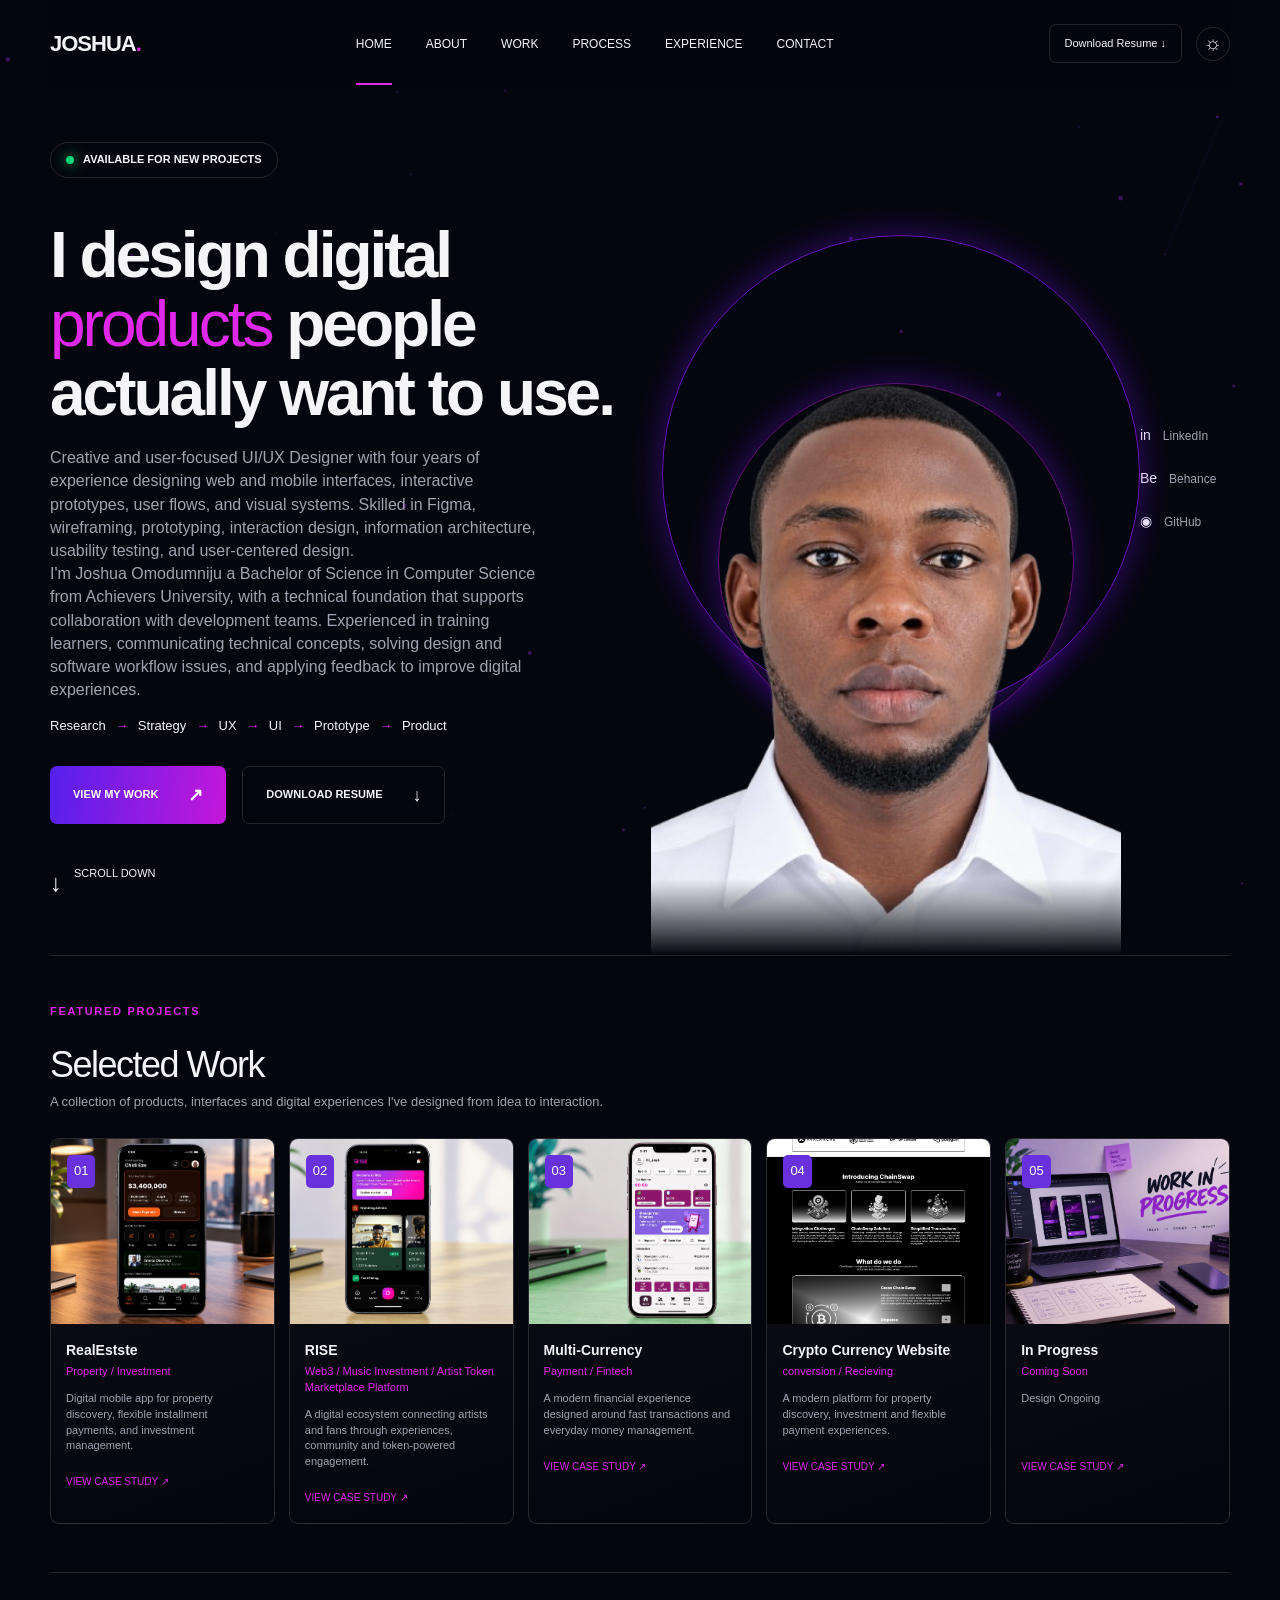
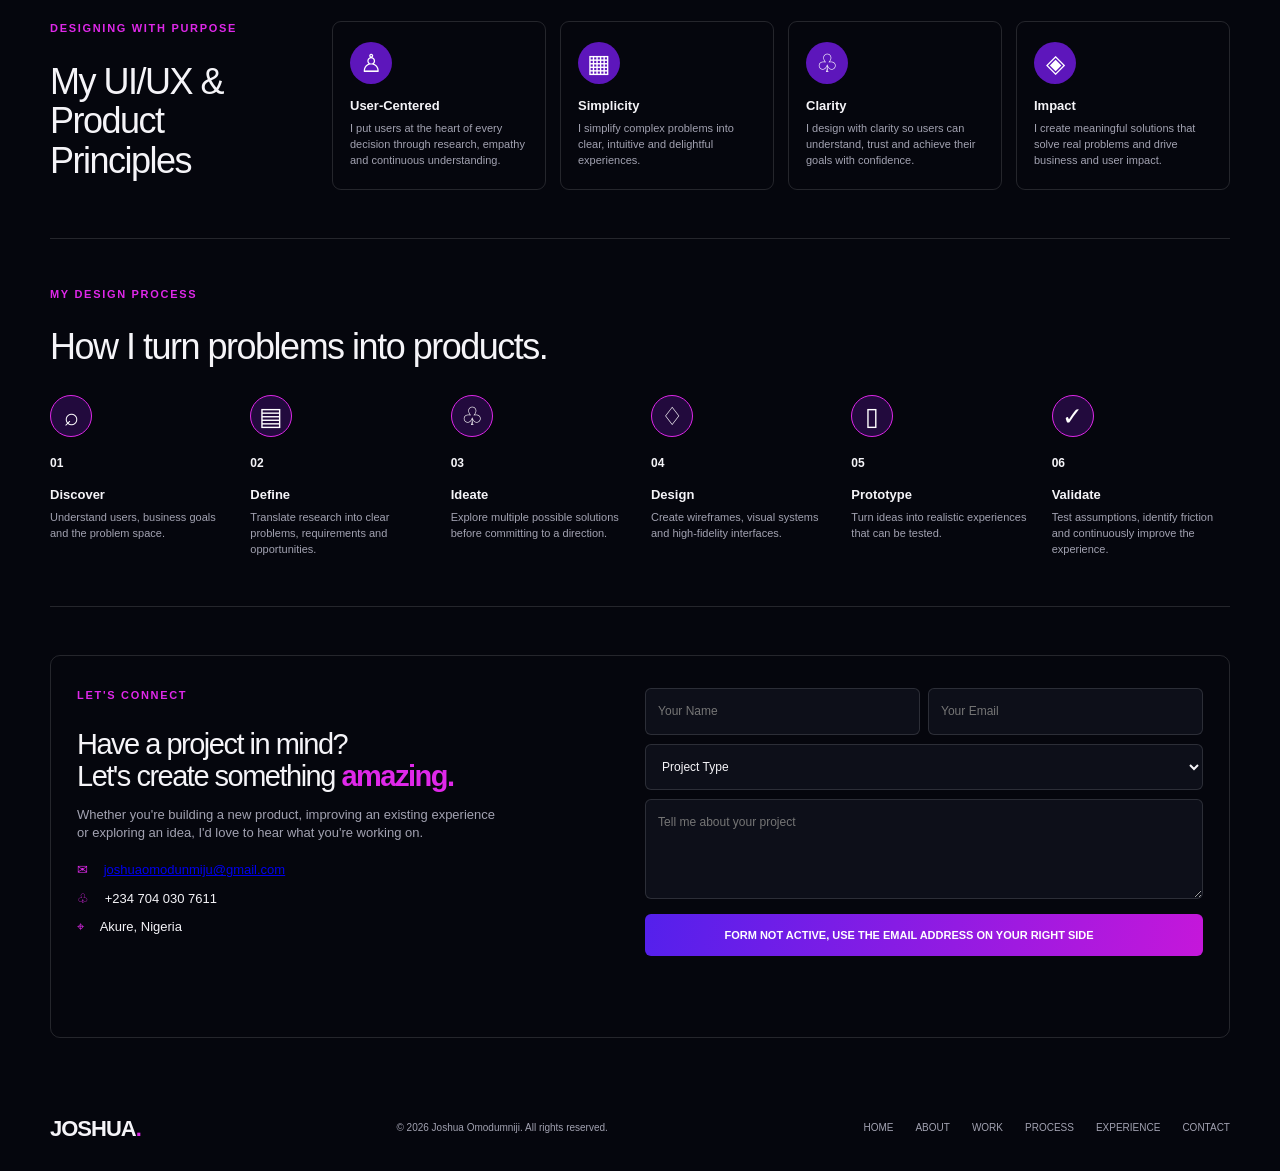
<file: index.html>
<!doctype html>
<html lang="en">

<head>
  <!-- ==================== DOCUMENT HEAD / META INFORMATION ==================== -->

  <meta charset="UTF-8" />
  <meta name="viewport" content="width=device-width, initial-scale=1.0" />
  <meta name="description" content="Joshua Om odumniji — UI/UX and product designer portfolio." />

  <title>Joshua — Product Designer</title>

  <link rel="stylesheet" href="style.css" />
</head>


<body>

  <!-- ==================== BACKGROUND MOTION CANVAS ==================== -->

  <canvas id="motion-canvas" aria-hidden="true"></canvas>


  <div class="site-shell">

    <!-- ==================== HEADER / NAVIGATION ==================== -->

    <header class="site-header" id="top">

      <!-- Website Brand / Logo -->
      <a class="brand" href="#top" aria-label="Joshua home">
        JOSHUA<span>.</span>
      </a>


      <!-- Mobile Menu Button -->
      <button
        class="menu-toggle"
        type="button"
        aria-expanded="false"
        aria-controls="main-nav"
      >
        Menu
      </button>


      <!-- Main Navigation -->
      <nav id="main-nav" class="main-nav" aria-label="Primary navigation">
        <a class="active" href="#top">Home</a>
        <a href="#about">About</a>
        <a href="#work">Work</a>
        <a href="#process">Process</a>
        <a href="#experience">Experience</a>
        <a href="#contact">Contact</a>
      </nav>


      <!-- Header Action Buttons -->
      <div class="header-actions">

        <!-- Download CV Button -->
        <a class="download" href="joshua (2) (1).docx">
          Download Resume <span>↓</span>
        </a>


        <!-- Light / Dark Theme Toggle -->
        <button
          class="theme-toggle"
          type="button"
          aria-label="Toggle light and dark theme"
          aria-pressed="false"
        >
          <span class="sun">☼</span>
        </button>

      </div>
    </header>


    <main>

      <!-- ==================== HERO / ABOUT SECTION ==================== -->

      <section class="hero" id="about">

        <!-- Hero Text Content -->
        <div class="hero-copy">

          <!-- Availability Badge -->
          <p class="eyebrow availability">
            <span></span> AVAILABLE FOR NEW PROJECTS
          </p>


          <!-- Main Hero Heading -->
          <h1>
            I design digital <strong>products</strong> people actually want to use.
          </h1>


          <!-- Hero Introduction -->
          <p class="intro">
            Creative and user-focused UI/UX Designer with four years of experience designing web and mobile interfaces, interactive prototypes, user flows, and visual systems. Skilled in Figma, wireframing, prototyping, interaction design, information architecture, usability testing, and user-centered design. 
            <br>I'm Joshua Omodumniju a Bachelor of Science in Computer Science from Achievers University, with a technical foundation that supports collaboration with development teams. Experienced in training learners, communicating technical concepts, solving design and software workflow issues, and applying feedback to improve digital experiences.
          </p>


          <!-- Design Journey -->
          <p class="journey">
            Research <b>→</b> Strategy <b>→</b> UX <b>→</b> UI <b>→</b> Prototype <b>→</b> Product
          </p>


          <!-- Hero Action Buttons -->
          <div class="hero-actions">

            <a class="button button-primary" href="#work">
              View my work <span>↗</span>
            </a>

            <a class="button button-outline" href="joshua (2) (1).docx">
              Download Resume <span>↓</span>
            </a>

          </div>


          <!-- Scroll Down Link -->
          <a class="scroll-cue" href="#work">
            <span>↓</span> Scroll down
          </a>

        </div>


        <!-- ==================== PROFILE PORTRAIT ==================== -->

        <div class="portrait-wrap">

          <!-- Decorative Portrait Rings -->
          <div class="portrait-ring ring-one"></div>
          <div class="portrait-ring ring-two"></div>


          <!-- Profile Image -->
          <img
            class="portrait"
            src="profile_images-removebg-preview.png"
            alt="Joshua Omodumniji, product designer"
          />

        </div>


        <!-- ==================== SOCIAL MEDIA LINKS ==================== -->

        <div class="social-rail" aria-label="Social links">

          <a href="www.linkedin.com/in/joshua-omodunmiju-a3b171285">
            in <span>LinkedIn</span>
          </a>

          <a href="https://www.behance.net/omodunmjoshua1">
            Be <span>Behance</span>
          </a>

          <a href="">
            ◉ <span>GitHub</span>
          </a>

          <a href="">
             <span></span>
          </a>

          <a href="">
             <span></span>
          </a>

        </div>

      </section>


      <!-- ==================== FEATURED PROJECTS / WORK SECTION ==================== -->

      <section class="section work-section" id="work">

        <!-- Work Section Heading -->
        <div class="section-heading">

          <div>

            <p class="eyebrow">
              Featured projects
            </p>

            <h2>
              Selected Work
            </h2>

            <p>
              A collection of products, interfaces and digital experiences I&apos;ve designed from idea to interaction.
            </p>

          </div>


          
        </div>


        <!-- ==================== PROJECT GRID ==================== -->

        <div class="project-grid">

          <!-- ==================== PROJECT 01: EASYBUY ==================== -->

          <article class="project-card">

            <div class="project-image image-one">

              <img
                src="real estate flexible.jpg"
                alt="EasyBuy property installment mobile experience"
              />

              <span>01</span>

            </div>


            <h3>
              RealEstste
            </h3>

            <p class="project-type">
              Property / Investment
            </p>

            <p>
              Digital mobile app for property discovery, flexible installment payments, and investment management.
            </p>

            <a href="work1.html">
              View case study ↗
            </a>

          </article>


          <!-- ==================== PROJECT 02: RISE ==================== -->

          <article class="project-card">

            <div class="project-image image-two">

              <img
                src="Rise artist.jpg"
                alt="RISE music marketplace interface"
              />

              <span>02</span>

            </div>


            <h3>
              RISE
            </h3>

            <p class="project-type">
              Web3 / Music Investment / Artist Token Marketplace Platform
            </p>

            <p>
              A digital ecosystem connecting artists and fans through experiences, community and token-powered engagement.
            </p>

            <a href="work2.html">
              View case study ↗
            </a>

          </article>


          <!-- ==================== PROJECT 03: UNIFIED FAMILY HUB ==================== -->

          <article class="project-card">

            <div class="project-image image-three">

              <img
                src="freemo.jpg"
                alt="Unified Family Hub mobile app"
              />

              <span>03</span>

            </div>


            <h3>
              Multi-Currency
            </h3>

            <p class="project-type">
              Payment / Fintech
            </p>

            <p>
              A modern financial experience designed around fast transactions and everyday money management.
            </p>

            <a href="work3.html">
              View case study ↗
            </a>

          </article>


          <!-- ==================== PROJECT 04: REAL ESTATE PLATFORM ==================== -->

          <article class="project-card">

            <div class="project-image image-four">

              <img
                src="Desktop - 1 (3).jpg"
                alt="Real estate property platform"
              />

              <span>04</span>

            </div>


            <h3>
              Crypto Currency Website
            </h3>

            <p class="project-type">
              conversion / Recieving 
            </p>

            <p>
              A modern platform for property discovery, investment and flexible payment experiences.
            </p>

            <a href="work4.html">
              View case study ↗
            </a>

          </article>


          <!-- ==================== PROJECT 05: FREEMO ==================== -->

          <article class="project-card">

            <div class="project-image image-five">

              <img
                src="work in progress.jpg"
                alt="Freemo financial mobile experience"
              />

              <span>05</span>

            </div>


            <h3>
              In Progress
            </h3>

            <p class="project-type">
              Coming Soon
            </p>

            <p>
              Design Ongoing
            </p>

            <a href="#">
              View case study ↗
            </a>

          </article>

          

        </div>

      </section>


      <!-- ==================== UI/UX & PRODUCT PRINCIPLES SECTION ==================== -->

      <section class="section principles" id="experience">

        <!-- Principles Section Title -->
        <div class="principles-title">

          <p class="eyebrow">
            Designing with purpose
          </p>

          <h2>
            My UI/UX &amp;<br />
            Product<br />
            Principles
          </h2>

        </div>


        <!-- Principles Grid -->
        <div class="principles-grid">

          <!-- User-Centered Principle -->
          <article>

            <span>♙</span>

            <h3>
              User-Centered
            </h3>

            <p>
              I put users at the heart of every decision through research, empathy and continuous understanding.
            </p>

          </article>


          <!-- Simplicity Principle -->
          <article>

            <span>▦</span>

            <h3>
              Simplicity
            </h3>

            <p>
              I simplify complex problems into clear, intuitive and delightful experiences.
            </p>

          </article>


          <!-- Clarity Principle -->
          <article>

            <span>♧</span>

            <h3>
              Clarity
            </h3>

            <p>
              I design with clarity so users can understand, trust and achieve their goals with confidence.
            </p>

          </article>


          <!-- Impact Principle -->
          <article>

            <span>◈</span>

            <h3>
              Impact
            </h3>

            <p>
              I create meaningful solutions that solve real problems and drive business and user impact.
            </p>

          </article>

        </div>

      </section>


      <!-- ==================== DESIGN PROCESS SECTION ==================== -->

      <section class="section process" id="process">

        <p class="eyebrow">
          My design process
        </p>

        <h2>
          How I turn problems into products.
        </h2>


        <!-- Design Process Grid -->
        <div class="process-grid">

          <!-- Process 01: Discover -->
          <article>

            <span>⌕</span>

            <b>01</b>

            <h3>
              Discover
            </h3>

            <p>
              Understand users, business goals and the problem space.
            </p>

          </article>


          <!-- Process 02: Define -->
          <article>

            <span>▤</span>

            <b>02</b>

            <h3>
              Define
            </h3>

            <p>
              Translate research into clear problems, requirements and opportunities.
            </p>

          </article>


          <!-- Process 03: Ideate -->
          <article>

            <span>♧</span>

            <b>03</b>

            <h3>
              Ideate
            </h3>

            <p>
              Explore multiple possible solutions before committing to a direction.
            </p>

          </article>


          <!-- Process 04: Design -->
          <article>

            <span>♢</span>

            <b>04</b>

            <h3>
              Design
            </h3>

            <p>
              Create wireframes, visual systems and high-fidelity interfaces.
            </p>

          </article>


          <!-- Process 05: Prototype -->
          <article>

            <span>▯</span>

            <b>05</b>

            <h3>
              Prototype
            </h3>

            <p>
              Turn ideas into realistic experiences that can be tested.
            </p>

          </article>


          <!-- Process 06: Validate -->
          <article>

            <span>✓</span>

            <b>06</b>

            <h3>
              Validate
            </h3>

            <p>
              Test assumptions, identify friction and continuously improve the experience.
            </p>

          </article>

        </div>

      </section>


      <!-- ==================== CONTACT SECTION ==================== -->

      <section class="contact-section" id="contact">

        <!-- Contact Information -->
        <div class="contact-copy">

          <p class="eyebrow">
            Let&apos;s connect
          </p>


          <h2>
            Have a project in mind?<br />
            Let&apos;s create something <strong>amazing.</strong>
          </h2>


          <p>
            Whether you&apos;re building a new product, improving an existing experience or exploring an idea, I&apos;d love to hear what you&apos;re working on.
          </p>


          <!-- Contact Details -->
          <ul>

            <li>
              ✉ <span><a href="joshuaomodunmiju@gmail.com">joshuaomodunmiju@gmail.com</a></span>
            </li>

            <li>
              ♧ <span>+234 704 030 7611</span>
            </li>

            <li>
              ⌖ <span>Akure, Nigeria</span>
            </li>

          </ul>

        </div>


        <!-- ==================== CONTACT FORM ==================== -->

        <form id="contact-form">

          <!-- Name and Email Fields -->
          <div class="form-row">

            <label>

              <span class="sr-only">
                Your name
              </span>

              <input
                required
                type="text"
                placeholder="Your Name"
              />

            </label>


            <label>

              <span class="sr-only">
                Your email
              </span>

              <input
                required
                type="email"
                placeholder="Your Email"
              />

            </label>

          </div>


          <!-- Project Type Field -->
          <label>

            <span class="sr-only">
              Project type
            </span>

            <select required>

              <option value="">
                Project Type
              </option>

              <option>
                Product design
              </option>

              <option>
                UX audit
              </option>

              <option>
                Brand and UI
              </option>

            </select>

          </label>


          <!-- Project Details Field -->
          <label>

            <span class="sr-only">
              Project details
            </span>

            <textarea
              required
              placeholder="Tell me about your project"
            ></textarea>

          </label>


          <!-- Submit Button -->
          <button class="button button-primary" type="submit">
            Form not Active, use the email address on your right side <span></span>
          </button>


          <!-- Form Submission Status -->
          <p class="form-status" role="status"></p>

        </form>

      </section>

    </main>


    <!-- ==================== FOOTER SECTION ==================== -->

    <footer>

      <!-- Footer Brand -->
      <a class="brand" href="#top">
        JOSHUA<span>.</span>
      </a>


      <!-- Copyright -->
      <p>
        © 2026 Joshua Omodumniji. All rights reserved.
      </p>


      <!-- Footer Navigation -->
      <nav>

        <a href="#top">
          Home
        </a>

        <a href="#about">
          About
        </a>

        <a href="#work">
          Work
        </a>

        <a href="#process">
          Process
        </a>

        <a href="#experience">
          Experience
        </a>

        <a href="#contact">
          Contact
        </a>

      </nav>

    </footer>

  </div>


  <!-- ==================== JAVASCRIPT FILE ==================== -->

  <script src="script.js"></script>

</body>

</html>
</file>
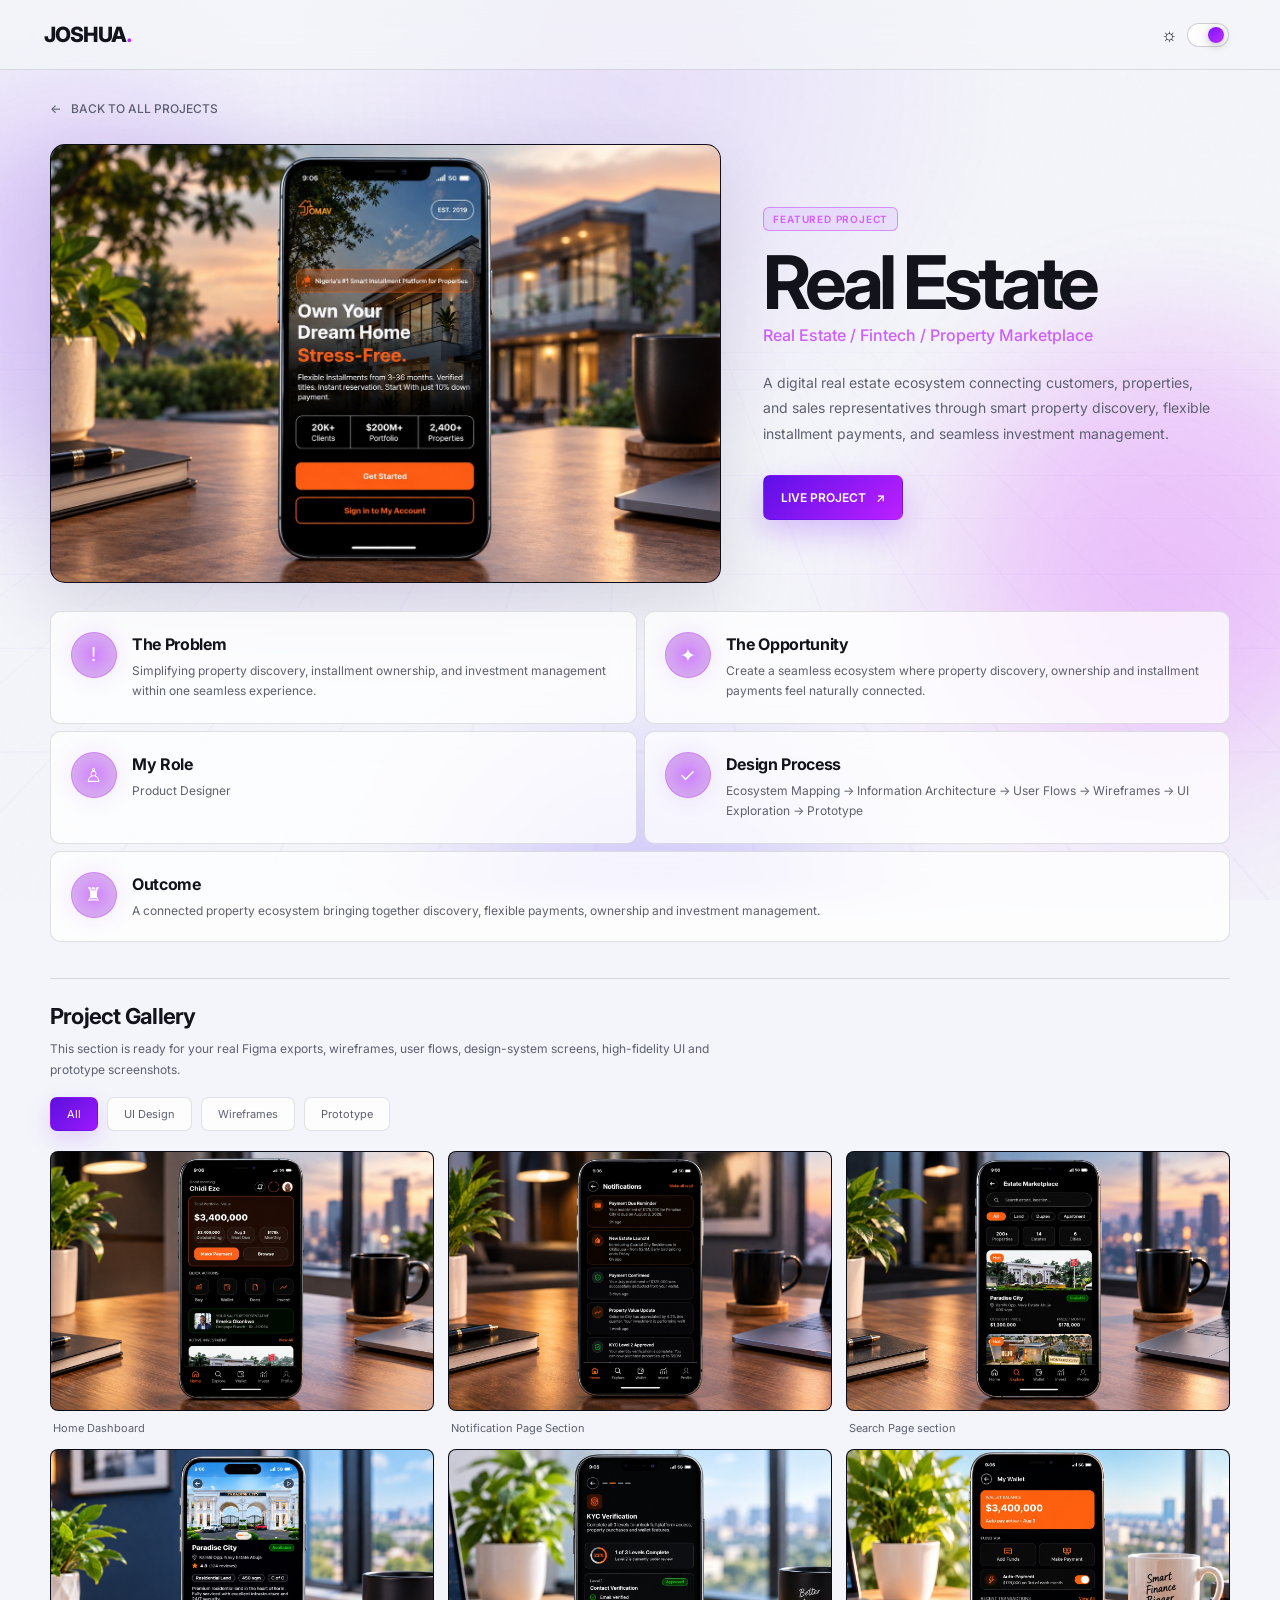
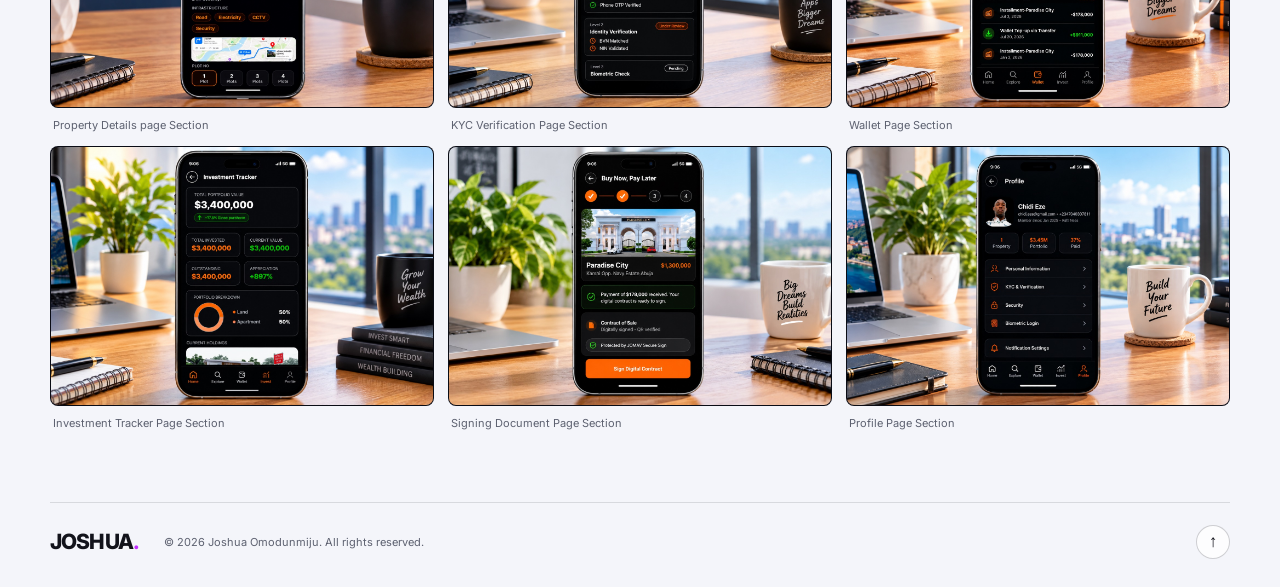
<file: work1.html>
<!DOCTYPE html>
<html lang="en" data-theme="dark">
<head>
  <meta charset="UTF-8">
  <meta name="viewport" content="width=device-width, initial-scale=1.0">
  <meta name="description" content="RISE Web3 music marketplace case study — Joshua's product design portfolio.">
  <title>Joshua — RISE Case Study</title>
  <link rel="preconnect" href="https://fonts.googleapis.com">
  <link rel="preconnect" href="https://fonts.gstatic.com" crossorigin>
  <link href="https://fonts.googleapis.com/css2?family=Inter:wght@400;500;600;700;800&display=swap" rel="stylesheet">
  <link rel="stylesheet" href="styles.css">
</head>

<body>
  <!-- Animated background -->
  <div class="ambient" aria-hidden="true">
    <span class="orb orb-1"></span>
    <span class="orb orb-2"></span>
    <span class="orb orb-3"></span>
    <div class="grid"></div>
    <div class="noise"></div>
  </div>

  <header class="site-header">
    <a class="brand" href="#" aria-label="Joshua home">JOSHUA<span>.</span></a>

    <button class="theme-toggle" id="themeToggle" type="button" aria-label="Toggle light and dark mode">
      <span class="theme-icon" aria-hidden="true">☼</span>
      <span class="toggle-track"><span class="toggle-thumb"></span></span>
    </button>
  </header>

  <main class="container">
    <a class="back-link" href="index.html">← <span>BACK TO ALL PROJECTS</span></a>

    <!-- Hero -->
    <section class="hero">
      <div class="hero-visual">
        <div class="visual-glow"></div>
        <div class="hero-frame">
          <img src="welcome real page.jpg" alt="RISE project showcase">
          <div class="image-placeholder">
            <span>Real Estate</span>
            <small>Replace with your project image</small>
          </div>
          <div class="frame-shine"></div>
        </div>
      </div>

      <div class="hero-copy">
        <span class="eyebrow">FEATURED PROJECT</span>
        <h1>Real Estate</h1>
        <p class="category">Real Estate / Fintech / Property Marketplace</p>
        <p class="intro">
          A digital real estate ecosystem connecting customers, properties, and sales representatives through smart property discovery, flexible installment payments, and seamless investment management.
        </p>

        <div class="hero-actions">
          <a class="btn btn-primary" href="https://www.figma.com/proto/nDPKzfdc1mL7a0ocdfD5Ck/Untitled?node-id=157-2&t=UNfYnacZYjcUXpUe-1" target="_blank" rel="noopener">
            LIVE PROJECT <span>↗</span>
          </a>
        </div>
      </div>
    </section>

    <!-- Overview cards -->
    <section class="overview" aria-label="Project overview">
      <article class="info-card">
        <div class="icon">!</div>
        <div>
          <h2>The Problem</h2>
          <p>Simplifying property discovery, installment ownership, and investment management within one seamless experience.</p>
        </div>
      </article>

      <article class="info-card">
        <div class="icon">✦</div>
        <div>
          <h2>The Opportunity</h2>
          <p>Create a seamless ecosystem where property discovery, ownership and installment payments feel naturally connected.</p>
        </div>
      </article>

      <article class="info-card">
        <div class="icon">♙</div>
        <div>
          <h2>My Role</h2>
          <p>Product Designer</p>
        </div>
      </article>

      <article class="info-card">
        <div class="icon">✓</div>
        <div>
          <h2>Design Process</h2>
          <p>Ecosystem Mapping → Information Architecture → User Flows → Wireframes → UI Exploration → Prototype</p>
        </div>
      </article>

      <article class="info-card info-card-wide">
        <div class="icon">♜</div>
        <div>
          <h2>Outcome</h2>
          <p>A connected property ecosystem bringing together discovery, flexible payments, ownership and investment management.
</p>
        </div>
      </article>
    </section>

    <!-- Gallery -->
    <section class="gallery" id="projects">
      <div class="section-heading">
        <h2>Project Gallery</h2>
        <p>
          This section is ready for your real Figma exports, wireframes, user flows,
          design-system screens, high-fidelity UI and prototype screenshots.
        </p>
      </div>

      <div class="filters" role="tablist" aria-label="Gallery filters">
        <button class="filter active" data-filter="all" type="button">All</button>
        <button class="filter" data-filter="ui" type="button">UI Design</button>
        <button class="filter" data-filter="wireframes" type="button">Wireframes</button>
        <button class="filter" data-filter="prototype" type="button">Prototype</button>
      </div>

      <div class="gallery-grid">
        <figure class="gallery-item" data-category="ui">
          <div class="gallery-image">
            <img src="real estate flexible.jpg" alt="RISE home dashboard UI">
            <div class="image-placeholder"><span>01</span><small>Home / Dashboard</small></div>
          </div>
          <figcaption>Home Dashboard</figcaption>
        </figure>

        <figure class="gallery-item" data-category="ui">
          <div class="gallery-image">
            <img src="notification.jpg" alt="RISE live concert interface">
            <div class="image-placeholder"><span>02</span><small>Live Concert</small></div>
          </div>
          <figcaption>Notification Page Section</figcaption>
        </figure>

        <figure class="gallery-item" data-category="prototype">
          <div class="gallery-image">
            <img src="search.jpg" alt="RISE Degen Pass interface">
            <div class="image-placeholder"><span>03</span><small>Degen Pass</small></div>
          </div>
          <figcaption>Search Page section</figcaption>
        </figure>

        <figure class="gallery-item" data-category="ui">
          <div class="gallery-image">
            <img src="property details.jpg" alt="RISE discover new music interface">
            <div class="image-placeholder"><span>04</span><small>Discover New Music</small></div>
          </div>
          <figcaption>Property Details page Section</figcaption>
        </figure>

        <figure class="gallery-item" data-category="system">
          <div class="gallery-image">
            <img src="kyc verification.jpg" alt="RISE token economy interface">
            <div class="image-placeholder"><span>05</span><small>Token Economy</small></div>
          </div>
          <figcaption>KYC Verification Page Section</figcaption>
        </figure>

        <figure class="gallery-item" data-category="ui">
          <div class="gallery-image">
            <img src="wallet.jpg" alt="RISE analytics statistics dashboard">
            <div class="image-placeholder"><span>06</span><small>Stats Dashboard</small></div>
          </div>
          <figcaption>Wallet Page Section</figcaption>
        </figure>

        <figure class="gallery-item" data-category="flows">
          <div class="gallery-image">
            <img src="investment tracker.jpg" alt="RISE community interface">
            <div class="image-placeholder"><span>07</span><small>Community</small></div>
          </div>
          <figcaption>Investment Tracker Page Section</figcaption>
        </figure>

        <figure class="gallery-item" data-category="wireframes">
          <div class="gallery-image">
            <img src="sign digital.jpg" alt="RISE upload music flow">
            <div class="image-placeholder"><span>08</span><small>Upload Your Music</small></div>
          </div>
          <figcaption>Signing Document Page Section</figcaption>
        </figure>

        <figure class="gallery-item" data-category="prototype">
          <div class="gallery-image">
            <img src="profile.jpg" alt="RISE mobile experience">
            <div class="image-placeholder"><span>09</span><small>Mobile Experience</small></div>
          </div>
          <figcaption>Profile Page Section</figcaption>
        </figure>
      </div>
    </section>
  </main>

  <footer class="site-footer">
    <a class="brand" href="#">JOSHUA<span>.</span></a>
    <p>© <span id="year"></span> Joshua Omodunmiju. All rights reserved.</p>
    <button class="to-top" id="toTop" type="button" aria-label="Back to top">↑</button>
  </footer>

  <script src="scripts.js"></script>
</body>
</html>
</file>
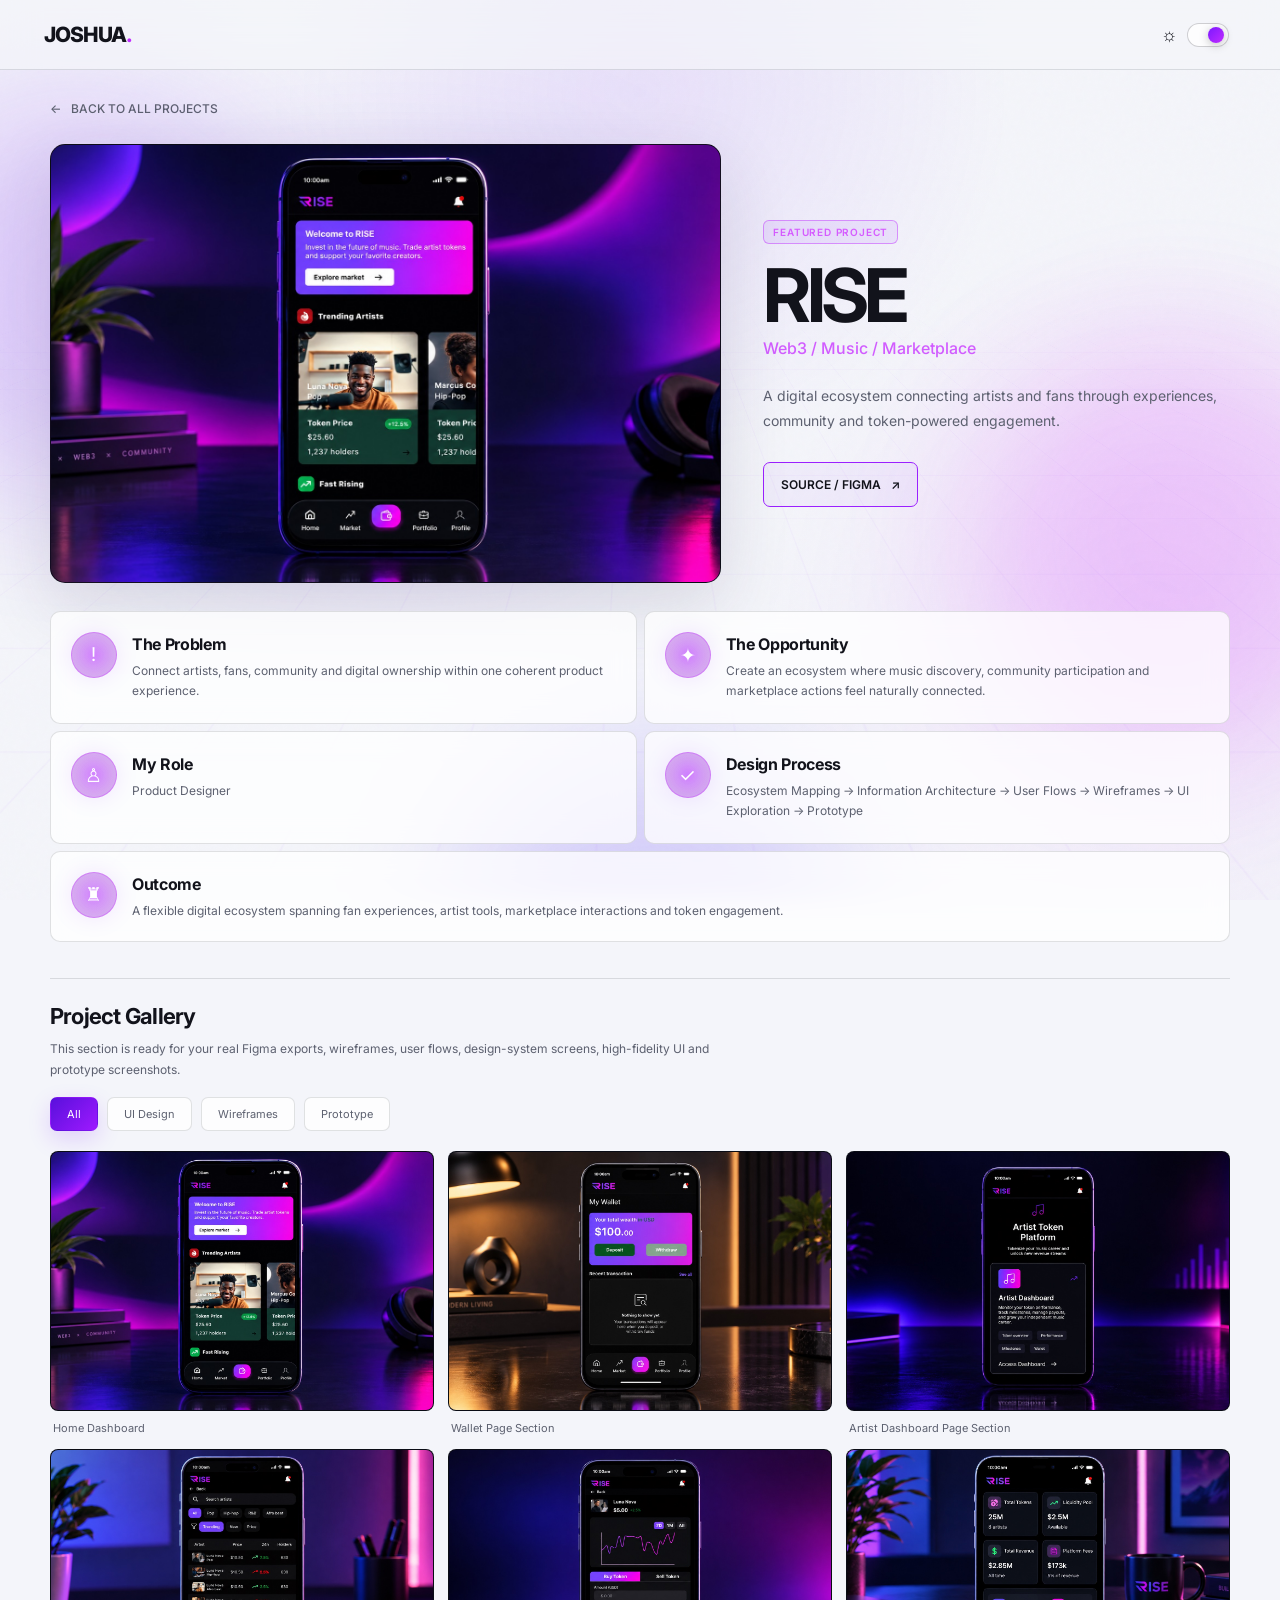
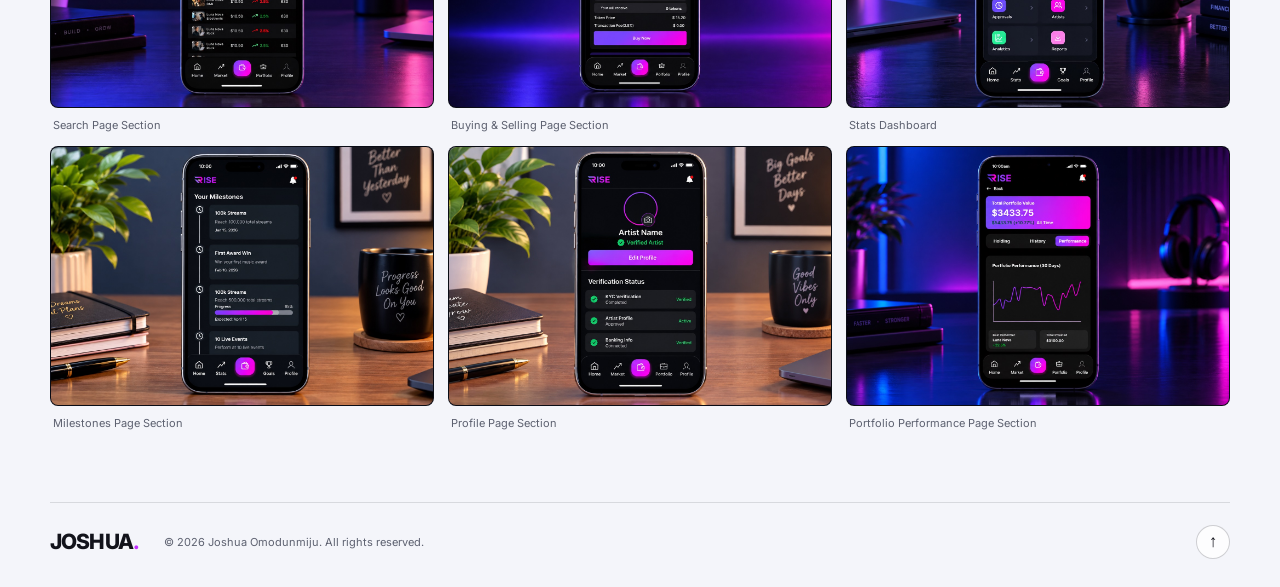
<file: work2.html>
<!DOCTYPE html>
<html lang="en" data-theme="dark">
<head>
  <meta charset="UTF-8">
  <meta name="viewport" content="width=device-width, initial-scale=1.0">
  <meta name="description" content="RISE Web3 music marketplace case study — Joshua's product design portfolio.">
  <title>Joshua — RISE Case Study</title>
  <link rel="preconnect" href="https://fonts.googleapis.com">
  <link rel="preconnect" href="https://fonts.gstatic.com" crossorigin>
  <link href="https://fonts.googleapis.com/css2?family=Inter:wght@400;500;600;700;800&display=swap" rel="stylesheet">
  <link rel="stylesheet" href="styles.css">
</head>

<body>
  <!-- Animated background -->
  <div class="ambient" aria-hidden="true">
    <span class="orb orb-1"></span>
    <span class="orb orb-2"></span>
    <span class="orb orb-3"></span>
    <div class="grid"></div>
    <div class="noise"></div>
  </div>

  <header class="site-header">
    <a class="brand" href="#" aria-label="Joshua home">JOSHUA<span>.</span></a>

    <button class="theme-toggle" id="themeToggle" type="button" aria-label="Toggle light and dark mode">
      <span class="theme-icon" aria-hidden="true">☼</span>
      <span class="toggle-track"><span class="toggle-thumb"></span></span>
    </button>
  </header>

  <main class="container">
    <a class="back-link" href="index.html">← <span>BACK TO ALL PROJECTS</span></a>

    <!-- Hero -->
    <section class="hero">
      <div class="hero-visual">
        <div class="visual-glow"></div>
        <div class="hero-frame">
          <img src="Rise home dashboard.jpg" alt="RISE project showcase">
          <div class="image-placeholder">
            <span>RISE</span>
            <small>Replace with your project image</small>
          </div>
          <div class="frame-shine"></div>
        </div>
      </div>

      <div class="hero-copy">
        <span class="eyebrow">FEATURED PROJECT</span>
        <h1>RISE</h1>
        <p class="category">Web3 / Music / Marketplace</p>
        <p class="intro">
          A digital ecosystem connecting artists and fans through experiences,
          community and token-powered engagement.
        </p>

        <div class="hero-actions">
          <a class="btn btn-outline" href="https://www.figma.com/design/rUBwHxJNvU5axKVNIIGd8s/Untitled?node-id=0-1&t=xUKQ1vynI5lyi4HY-1" target="_blank" rel="noopener">
            SOURCE / FIGMA <span>↗</span>
          </a>
        </div>
      </div>
    </section>

    <!-- Overview cards -->
    <section class="overview" aria-label="Project overview">
      <article class="info-card">
        <div class="icon">!</div>
        <div>
          <h2>The Problem</h2>
          <p>Connect artists, fans, community and digital ownership within one coherent product experience.</p>
        </div>
      </article>

      <article class="info-card">
        <div class="icon">✦</div>
        <div>
          <h2>The Opportunity</h2>
          <p>Create an ecosystem where music discovery, community participation and marketplace actions feel naturally connected.</p>
        </div>
      </article>

      <article class="info-card">
        <div class="icon">♙</div>
        <div>
          <h2>My Role</h2>
          <p>Product Designer</p>
        </div>
      </article>

      <article class="info-card">
        <div class="icon">✓</div>
        <div>
          <h2>Design Process</h2>
          <p>Ecosystem Mapping → Information Architecture → User Flows → Wireframes → UI Exploration → Prototype</p>
        </div>
      </article>

      <article class="info-card info-card-wide">
        <div class="icon">♜</div>
        <div>
          <h2>Outcome</h2>
          <p>A flexible digital ecosystem spanning fan experiences, artist tools, marketplace interactions and token engagement.</p>
        </div>
      </article>
    </section>

    <!-- Gallery -->
    <section class="gallery" id="projects">
      <div class="section-heading">
        <h2>Project Gallery</h2>
        <p>
          This section is ready for your real Figma exports, wireframes, user flows,
          design-system screens, high-fidelity UI and prototype screenshots.
        </p>
      </div>

      <div class="filters" role="tablist" aria-label="Gallery filters">
        <button class="filter active" data-filter="all" type="button">All</button>
        <button class="filter" data-filter="ui" type="button">UI Design</button>
        <button class="filter" data-filter="wireframes" type="button">Wireframes</button>
        <button class="filter" data-filter="prototype" type="button">Prototype</button>
      </div>

      <div class="gallery-grid">
        <figure class="gallery-item" data-category="ui">
          <div class="gallery-image">
            <img src="Rise home dashboard.jpg" alt="RISE home dashboard UI">
            <div class="image-placeholder"><span>01</span><small>Home / Dashboard</small></div>
          </div>
          <figcaption>Home Dashboard</figcaption>
        </figure>

        <figure class="gallery-item" data-category="ui">
          <div class="gallery-image">
            <img src="rise wallet.jpg" alt="RISE live concert interface">
            <div class="image-placeholder"><span>02</span><small>Live Concert</small></div>
          </div>
          <figcaption>Wallet Page Section</figcaption>
        </figure>

        <figure class="gallery-item" data-category="prototype">
          <div class="gallery-image">
            <img src="Rise artist dasboard.jpg" alt="RISE Degen Pass interface">
            <div class="image-placeholder"><span>03</span><small>Degen Pass</small></div>
          </div>
          <figcaption>Artist Dashboard Page Section</figcaption>
        </figure>

        <figure class="gallery-item" data-category="ui">
          <div class="gallery-image">
            <img src="Rise search.jpg" alt="RISE discover new music interface">
            <div class="image-placeholder"><span>04</span><small>Discover New Music</small></div>
          </div>
          <figcaption>Search Page Section</figcaption>
        </figure>

        <figure class="gallery-item" data-category="system">
          <div class="gallery-image">
            <img src="Rise buy and selling.jpg" alt="RISE token economy interface">
            <div class="image-placeholder"><span>05</span><small>Token Economy</small></div>
          </div>
          <figcaption>Buying & Selling Page Section</figcaption>
        </figure>

        <figure class="gallery-item" data-category="ui">
          <div class="gallery-image">
            <img src="Rise hd.jpg" alt="RISE analytics statistics dashboard">
            <div class="image-placeholder"><span>06</span><small>Stats Dashboard</small></div>
          </div>
          <figcaption>Stats Dashboard</figcaption>
        </figure>

        <figure class="gallery-item" data-category="flows">
          <div class="gallery-image">
            <img src="Rise milestones.jpg" alt="RISE community interface">
            <div class="image-placeholder"><span>07</span><small>Community</small></div>
          </div>
          <figcaption>Milestones Page Section</figcaption>
        </figure>

        <figure class="gallery-item" data-category="wireframes">
          <div class="gallery-image">
            <img src="Rise profile.jpg" alt="RISE upload music flow">
            <div class="image-placeholder"><span>08</span><small>Upload Your Music</small></div>
          </div>
          <figcaption>Profile Page Section</figcaption>
        </figure>

        <figure class="gallery-item" data-category="prototype">
          <div class="gallery-image">
            <img src="Rise portfolio performance.jpg" alt="RISE mobile experience">
            <div class="image-placeholder"><span>09</span><small>Mobile Experience</small></div>
          </div>
          <figcaption>Portfolio Performance Page Section</figcaption>
        </figure>
      </div>
    </section>
  </main>

  <footer class="site-footer">
    <a class="brand" href="#">JOSHUA<span>.</span></a>
    <p>© <span id="year"></span> Joshua Omodunmiju. All rights reserved.</p>
    <button class="to-top" id="toTop" type="button" aria-label="Back to top">↑</button>
  </footer>

  <script src="scripts.js"></script>
</body>
</html>
</file>
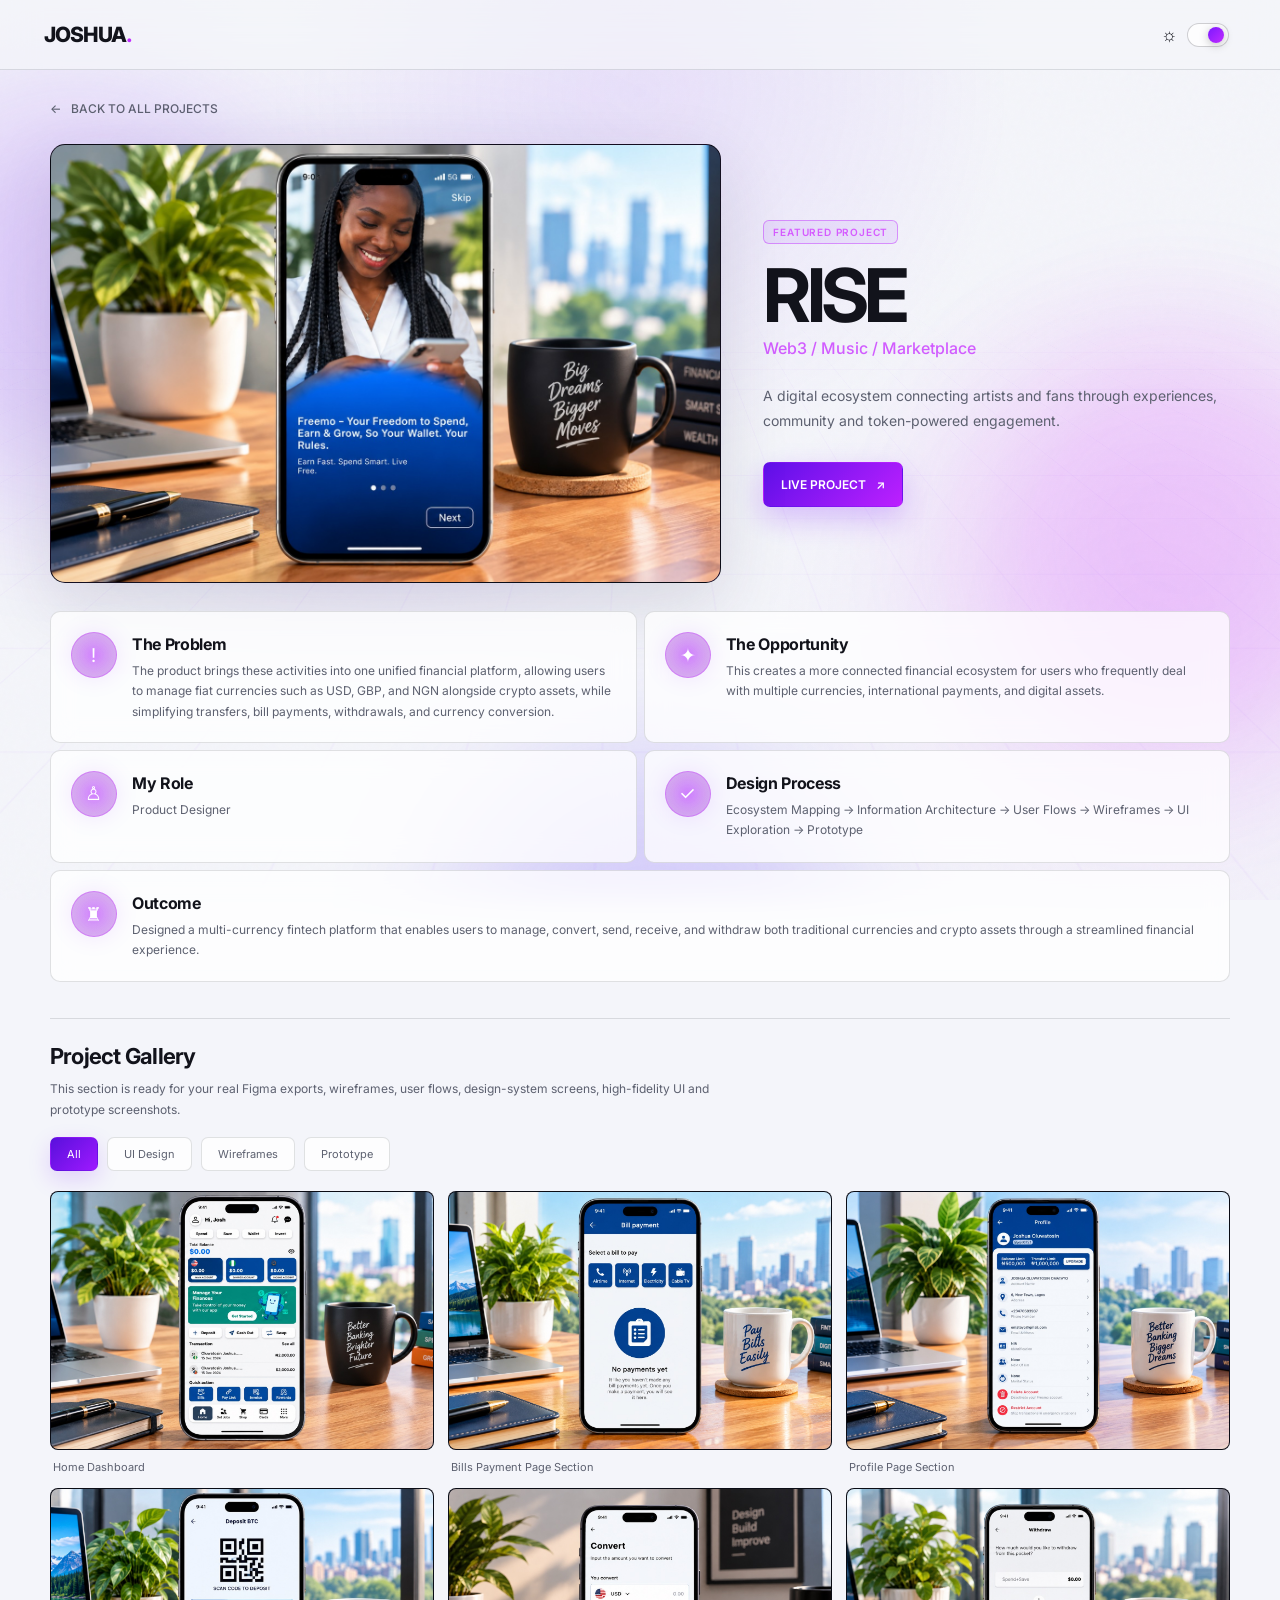
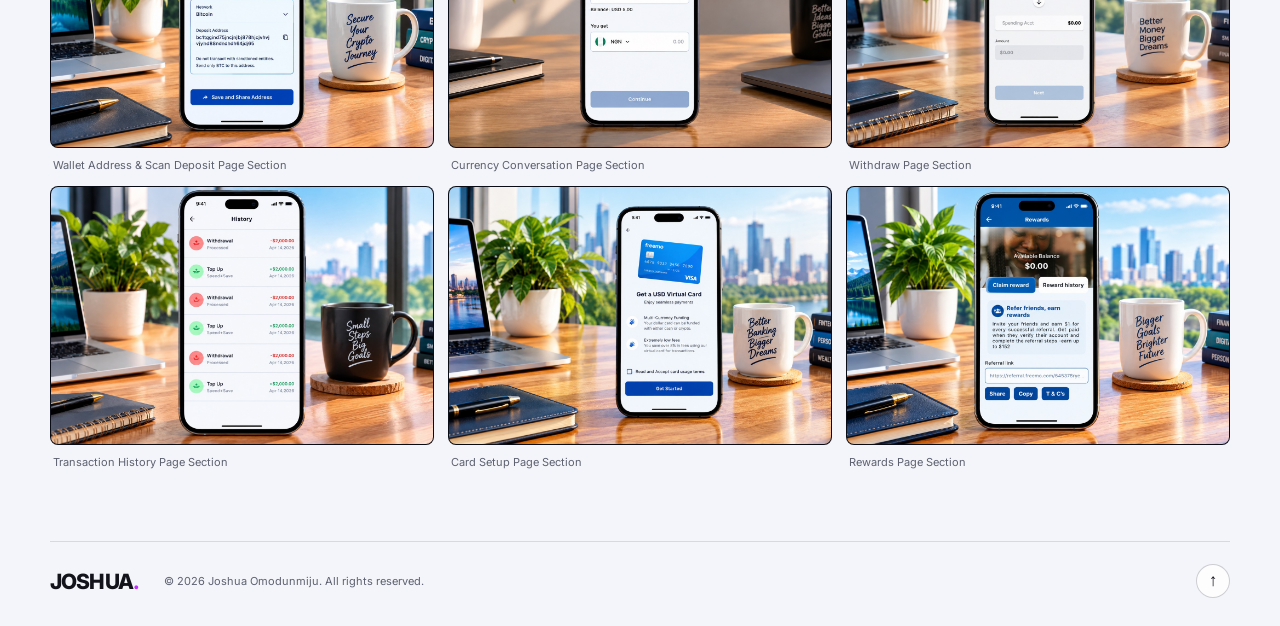
<file: work3.html>
<!DOCTYPE html>
<html lang="en" data-theme="dark">
<head>
  <meta charset="UTF-8">
  <meta name="viewport" content="width=device-width, initial-scale=1.0">
  <meta name="description" content="RISE Web3 music marketplace case study — Joshua's product design portfolio.">
  <title>Joshua — RISE Case Study</title>
  <link rel="preconnect" href="https://fonts.googleapis.com">
  <link rel="preconnect" href="https://fonts.gstatic.com" crossorigin>
  <link href="https://fonts.googleapis.com/css2?family=Inter:wght@400;500;600;700;800&display=swap" rel="stylesheet">
  <link rel="stylesheet" href="styles.css">
</head>

<body>
  <!-- Animated background -->
  <div class="ambient" aria-hidden="true">
    <span class="orb orb-1"></span>
    <span class="orb orb-2"></span>
    <span class="orb orb-3"></span>
    <div class="grid"></div>
    <div class="noise"></div>
  </div>

  <header class="site-header">
    <a class="brand" href="#" aria-label="Joshua home">JOSHUA<span>.</span></a>

    <button class="theme-toggle" id="themeToggle" type="button" aria-label="Toggle light and dark mode">
      <span class="theme-icon" aria-hidden="true">☼</span>
      <span class="toggle-track"><span class="toggle-thumb"></span></span>
    </button>
  </header>

  <main class="container">
    <a class="back-link" href="index.html">← <span>BACK TO ALL PROJECTS</span></a>

    <!-- Hero -->
    <section class="hero">
      <div class="hero-visual">
        <div class="visual-glow"></div>
        <div class="hero-frame">
          <img src="freemo welcome page.jpg" alt="RISE project showcase">
          <div class="image-placeholder">
            <span>RISE</span>
            <small>Replace with your project image</small>
          </div>
          <div class="frame-shine"></div>
        </div>
      </div>

      <div class="hero-copy">
        <span class="eyebrow">FEATURED PROJECT</span>
        <h1>RISE</h1>
        <p class="category">Web3 / Music / Marketplace</p>
        <p class="intro">
          A digital ecosystem connecting artists and fans through experiences,
          community and token-powered engagement.
        </p>

        <div class="hero-actions">
          <a class="btn btn-primary" href="https://www.figma.com/proto/UgLQZOrsC2EnZyYUvmzSHk/Untitled?node-id=1-7&p=f&t=yKe26lKER93zqRZV-1&scaling=scale-down&content-scaling=fixed&page-id=0%3A1&starting-point-node-id=1%3A2" target="_blank" rel="noopener">
            LIVE PROJECT <span>↗</span>
          </a>
        </div>
      </div>
    </section>

    <!-- Overview cards -->
    <section class="overview" aria-label="Project overview">
      <article class="info-card">
        <div class="icon">!</div>
        <div>
          <h2>The Problem</h2>
          <p>The product brings these activities into one unified financial platform, allowing users to manage fiat currencies such as USD, GBP, and NGN alongside crypto assets, while simplifying transfers, bill payments, withdrawals, and currency conversion.</p>
        </div>
      </article>

      <article class="info-card">
        <div class="icon">✦</div>
        <div>
          <h2>The Opportunity</h2>
          <p>This creates a more connected financial ecosystem for users who frequently deal with multiple currencies, international payments, and digital assets.</p>
        </div>
      </article>

      <article class="info-card">
        <div class="icon">♙</div>
        <div>
          <h2>My Role</h2>
          <p>Product Designer</p>
        </div>
      </article>

      <article class="info-card">
        <div class="icon">✓</div>
        <div>
          <h2>Design Process</h2>
          <p>Ecosystem Mapping → Information Architecture → User Flows → Wireframes → UI Exploration → Prototype</p>
        </div>
      </article>

      <article class="info-card info-card-wide">
        <div class="icon">♜</div>
        <div>
          <h2>Outcome</h2>
          <p>Designed a multi-currency fintech platform that enables users to manage, convert, send, receive, and withdraw both traditional currencies and crypto assets through a streamlined financial experience.</p>
        </div>
      </article>
    </section>

    <!-- Gallery -->
    <section class="gallery" id="projects">
      <div class="section-heading">
        <h2>Project Gallery</h2>
        <p>
          This section is ready for your real Figma exports, wireframes, user flows,
          design-system screens, high-fidelity UI and prototype screenshots.
        </p>
      </div>

      <div class="filters" role="tablist" aria-label="Gallery filters">
        <button class="filter active" data-filter="all" type="button">All</button>
        <button class="filter" data-filter="ui" type="button">UI Design</button>
        <button class="filter" data-filter="wireframes" type="button">Wireframes</button>
        <button class="filter" data-filter="prototype" type="button">Prototype</button>
      </div>

      <div class="gallery-grid">
        <figure class="gallery-item" data-category="ui">
          <div class="gallery-image">
            <img src="freemo home page.jpg" alt="RISE home dashboard UI">
            <div class="image-placeholder"><span>01</span><small>Home / Dashboard</small></div>
          </div>
          <figcaption>Home Dashboard</figcaption>
        </figure>

        <figure class="gallery-item" data-category="ui">
          <div class="gallery-image">
            <img src="freemo bill payment.jpg" alt="RISE live concert interface">
            <div class="image-placeholder"><span>02</span><small>Live Concert</small></div>
          </div>
          <figcaption>Bills Payment Page Section</figcaption>
        </figure>

        <figure class="gallery-item" data-category="prototype">
          <div class="gallery-image">
            <img src="freemo profile.jpg" alt="RISE Degen Pass interface">
            <div class="image-placeholder"><span>03</span><small>Degen Pass</small></div>
          </div>
          <figcaption>Profile Page Section</figcaption>
        </figure>

        <figure class="gallery-item" data-category="ui">
          <div class="gallery-image">
            <img src="wallet address and scan deposit.jpg" alt="RISE discover new music interface">
            <div class="image-placeholder"><span>04</span><small>Discover New Music</small></div>
          </div>
          <figcaption>Wallet Address & Scan Deposit Page Section</figcaption>
        </figure>

        <figure class="gallery-item" data-category="system">
          <div class="gallery-image">
            <img src="Conversation.jpg" alt="RISE token economy interface">
            <div class="image-placeholder"><span>05</span><small>Token Economy</small></div>
          </div>
          <figcaption>Currency Conversation Page Section</figcaption>
        </figure>

        <figure class="gallery-item" data-category="ui">
          <div class="gallery-image">
            <img src="withdraw.jpg" alt="RISE analytics statistics dashboard">
            <div class="image-placeholder"><span>06</span><small>Stats Dashboard</small></div>
          </div>
          <figcaption>Withdraw Page Section</figcaption>
        </figure>

        <figure class="gallery-item" data-category="flows">
          <div class="gallery-image">
            <img src="transaction history.jpg" alt="RISE community interface">
            <div class="image-placeholder"><span>07</span><small>Community</small></div>
          </div>
          <figcaption>Transaction History Page Section</figcaption>
        </figure>

        <figure class="gallery-item" data-category="wireframes">
          <div class="gallery-image">
            <img src="card set up.jpg" alt="RISE upload music flow">
            <div class="image-placeholder"><span>08</span><small>Upload Your Music</small></div>
          </div>
          <figcaption>Card Setup Page Section</figcaption>
        </figure>

        <figure class="gallery-item" data-category="prototype">
          <div class="gallery-image">
            <img src="rewards.jpg" alt="RISE mobile experience">
            <div class="image-placeholder"><span>09</span><small>Mobile Experience</small></div>
          </div>
          <figcaption>Rewards Page Section</figcaption>
        </figure>
      </div>
    </section>
  </main>

  <footer class="site-footer">
    <a class="brand" href="#">JOSHUA<span>.</span></a>
    <p>© <span id="year"></span> Joshua Omodunmiju. All rights reserved.</p>
    <button class="to-top" id="toTop" type="button" aria-label="Back to top">↑</button>
  </footer>

  <script src="scripts.js"></script>
</body>
</html>
</file>
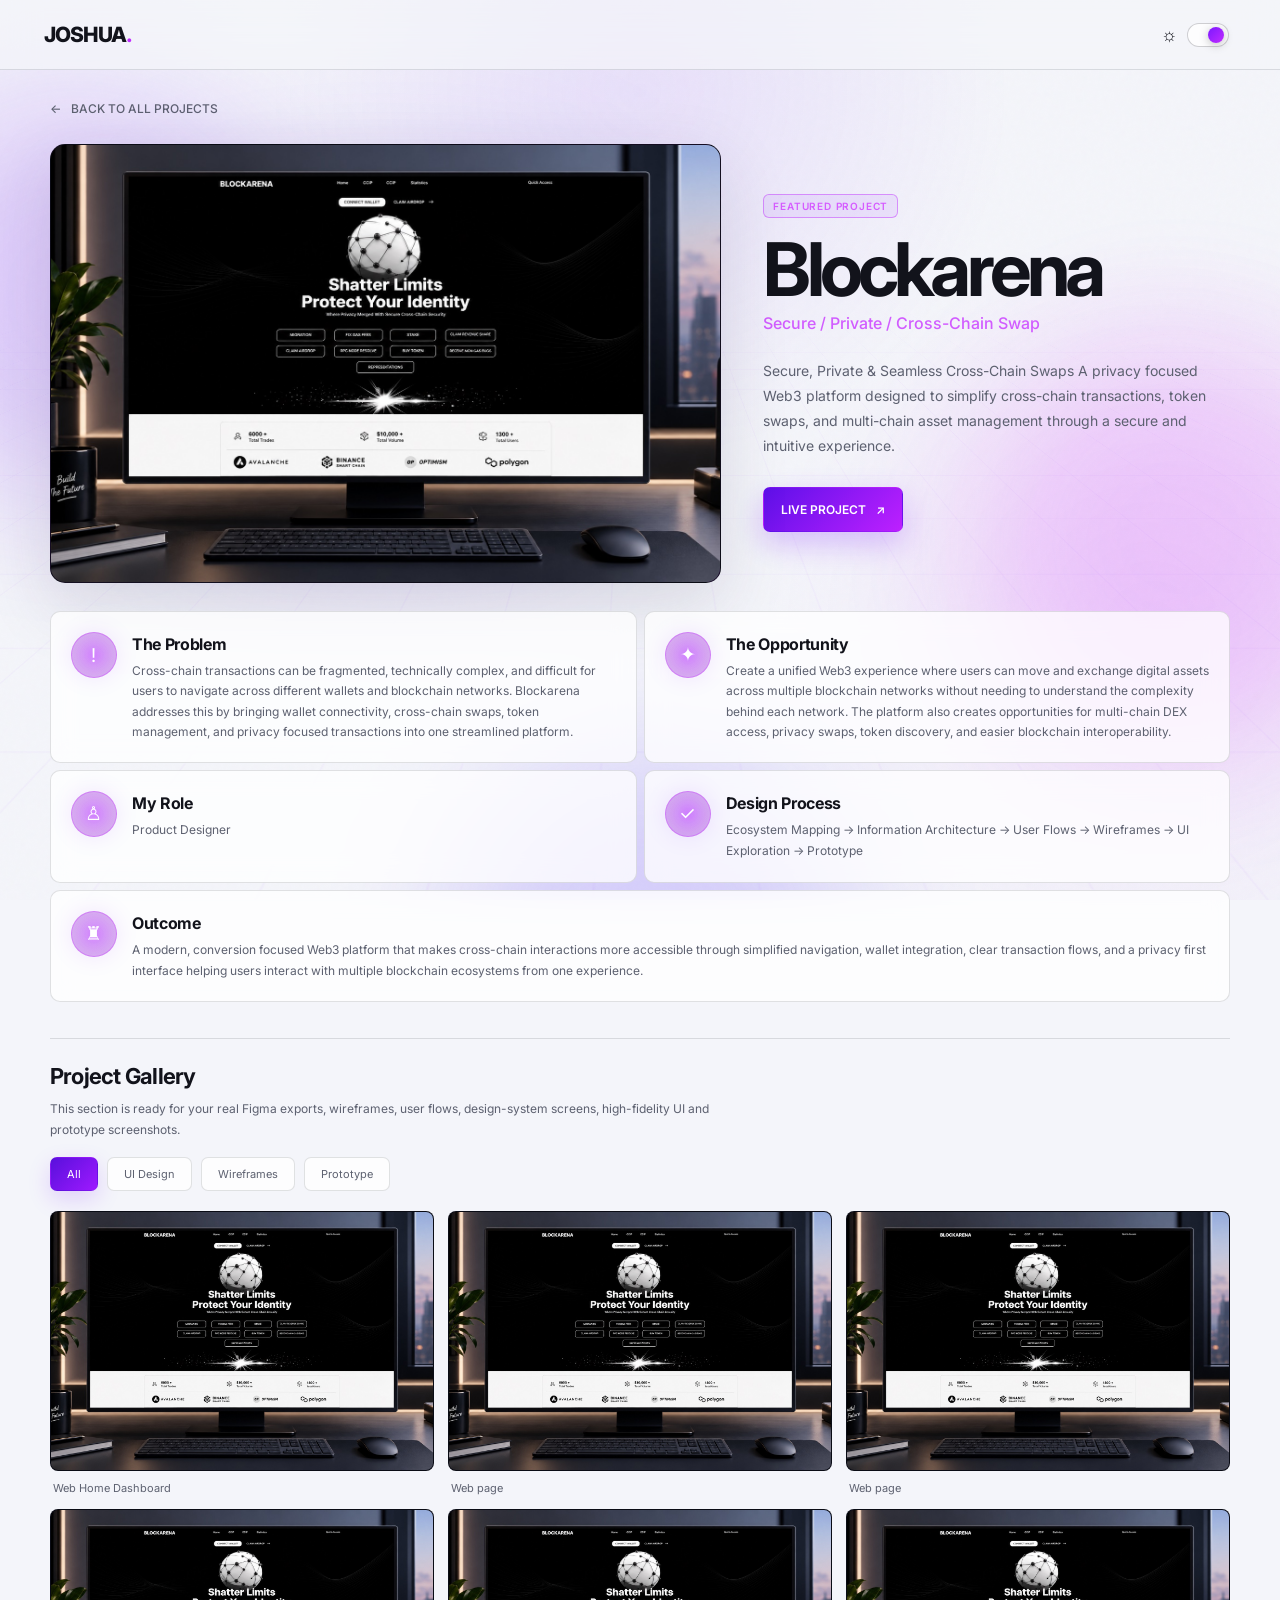
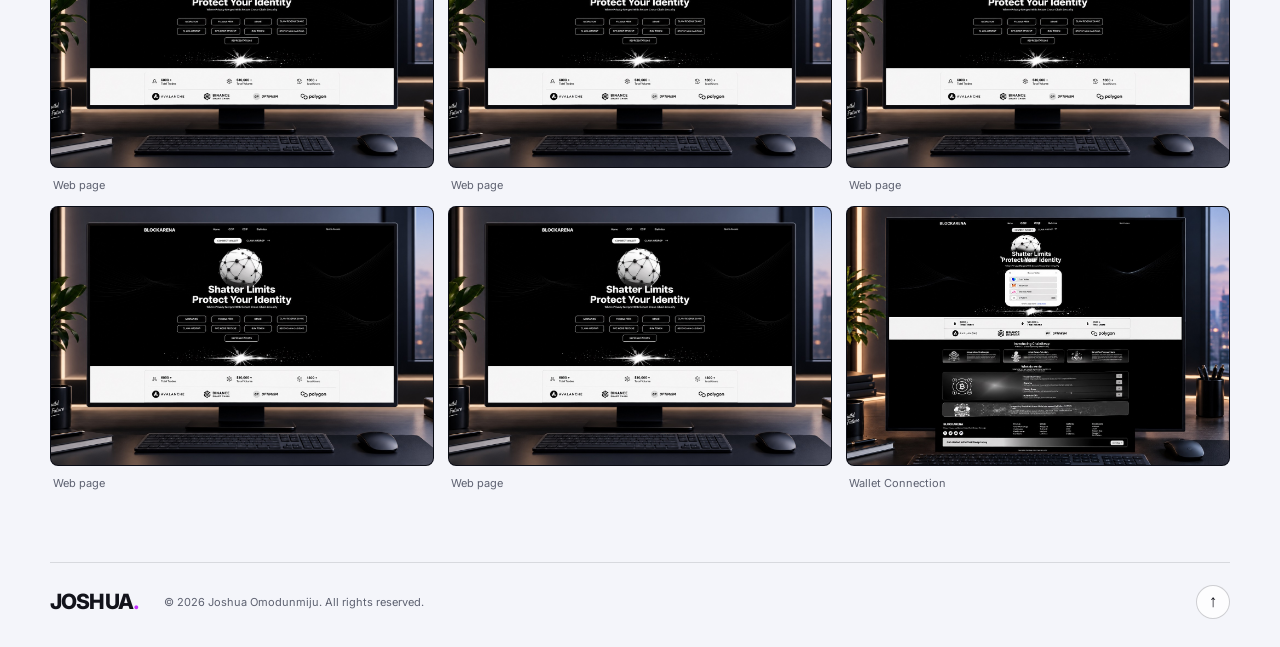
<file: work4.html>
<!DOCTYPE html>
<html lang="en" data-theme="dark">
<head>
  <meta charset="UTF-8">
  <meta name="viewport" content="width=device-width, initial-scale=1.0">
  <meta name="description" content="RISE Web3 music marketplace case study — Joshua's product design portfolio.">
  <title>Joshua — RISE Case Study</title>
  <link rel="preconnect" href="https://fonts.googleapis.com">
  <link rel="preconnect" href="https://fonts.gstatic.com" crossorigin>
  <link href="https://fonts.googleapis.com/css2?family=Inter:wght@400;500;600;700;800&display=swap" rel="stylesheet">
  <link rel="stylesheet" href="styles.css">
</head>

<body>
  <!-- Animated background -->
  <div class="ambient" aria-hidden="true">
    <span class="orb orb-1"></span>
    <span class="orb orb-2"></span>
    <span class="orb orb-3"></span>
    <div class="grid"></div>
    <div class="noise"></div>
  </div>

  <header class="site-header">
    <a class="brand" href="#" aria-label="Joshua home">JOSHUA<span>.</span></a>

    <button class="theme-toggle" id="themeToggle" type="button" aria-label="Toggle light and dark mode">
      <span class="theme-icon" aria-hidden="true">☼</span>
      <span class="toggle-track"><span class="toggle-thumb"></span></span>
    </button>
  </header>

  <main class="container">
    <a class="back-link" href="index.html">← <span>BACK TO ALL PROJECTS</span></a>

    <!-- Hero -->
    <section class="hero">
      <div class="hero-visual">
        <div class="visual-glow"></div>
        <div class="hero-frame">
          <img src="website page.jpg" alt="RISE project showcase">
          <div class="image-placeholder">
            <span>Real Estate</span>
            <small>Replace with your project image</small>
          </div>
          <div class="frame-shine"></div>
        </div>
      </div>

      <div class="hero-copy">
        <span class="eyebrow">FEATURED PROJECT</span>
        <h1>Blockarena</h1>
        <p class="category">Secure / Private / Cross-Chain Swap</p>
        <p class="intro">
          Secure, Private & Seamless Cross-Chain Swaps
A privacy focused Web3 platform designed to simplify cross-chain transactions, token swaps, and multi-chain asset management through a secure and intuitive experience.
        </p>

        <div class="hero-actions">
          <a class="btn btn-primary" href="https://www.figma.com/proto/hL3xjitHZMsTMusUbd3UOx/Untitled?node-id=13-664&t=qsT50iPLj7gxLqUP-1" target="_blank" rel="noopener">
            LIVE PROJECT <span>↗</span>
          </a>
        </div>
      </div>
    </section>

    <!-- Overview cards -->
    <section class="overview" aria-label="Project overview">
      <article class="info-card">
        <div class="icon">!</div>
        <div>
          <h2>The Problem</h2>
          <p>Cross-chain transactions can be fragmented, technically complex, and difficult for users to navigate across different wallets and blockchain networks. Blockarena addresses this by bringing wallet connectivity, cross-chain swaps, token management, and privacy focused transactions into one streamlined platform.</p>
        </div>
      </article>

      <article class="info-card">
        <div class="icon">✦</div>
        <div>
          <h2>The Opportunity</h2>
          <p>Create a unified Web3 experience where users can move and exchange digital assets across multiple blockchain networks without needing to understand the complexity behind each network. The platform also creates opportunities for multi-chain DEX access, privacy swaps, token discovery, and easier blockchain interoperability.</p>
        </div>
      </article>

      <article class="info-card">
        <div class="icon">♙</div>
        <div>
          <h2>My Role</h2>
          <p>Product Designer</p>
        </div>
      </article>

      <article class="info-card">
        <div class="icon">✓</div>
        <div>
          <h2>Design Process</h2>
          <p>Ecosystem Mapping → Information Architecture → User Flows → Wireframes → UI Exploration → Prototype</p>
        </div>
      </article>

      <article class="info-card info-card-wide">
        <div class="icon">♜</div>
        <div>
          <h2>Outcome</h2>
          <p>A modern, conversion focused Web3 platform that makes cross-chain interactions more accessible through simplified navigation, wallet integration, clear transaction flows, and a privacy first interface helping users interact with multiple blockchain ecosystems from one experience.
</p>
        </div>
      </article>
    </section>

    <!-- Gallery -->
    <section class="gallery" id="projects">
      <div class="section-heading">
        <h2>Project Gallery</h2>
        <p>
          This section is ready for your real Figma exports, wireframes, user flows,
          design-system screens, high-fidelity UI and prototype screenshots.
        </p>
      </div>

      <div class="filters" role="tablist" aria-label="Gallery filters">
        <button class="filter active" data-filter="all" type="button">All</button>
        <button class="filter" data-filter="ui" type="button">UI Design</button>
        <button class="filter" data-filter="wireframes" type="button">Wireframes</button>
        <button class="filter" data-filter="prototype" type="button">Prototype</button>
      </div>

      <div class="gallery-grid">
        <figure class="gallery-item" data-category="ui">
          <div class="gallery-image">
            <img src="website page.jpg" alt="RISE home dashboard UI">
            <div class="image-placeholder"><span>01</span><small>Home / Dashboard</small></div>
          </div>
          <figcaption>Web Home Dashboard</figcaption>
        </figure>

        <figure class="gallery-item" data-category="ui">
          <div class="gallery-image">
            <img src="website page.jpg" alt="RISE live concert interface">
            <div class="image-placeholder"><span>02</span><small>Live Concert</small></div>
          </div>
          <figcaption>Web page</figcaption>
        </figure>

        <figure class="gallery-item" data-category="prototype">
          <div class="gallery-image">
            <img src="website page.jpg" alt="RISE Degen Pass interface">
            <div class="image-placeholder"><span>03</span><small>Degen Pass</small></div>
          </div>
          <figcaption>Web page</figcaption>
        </figure>

        <figure class="gallery-item" data-category="ui">
          <div class="gallery-image">
            <img src="website page.jpg" alt="RISE discover new music interface">
            <div class="image-placeholder"><span>04</span><small>Discover New Music</small></div>
          </div>
          <figcaption>Web page</figcaption>
        </figure>

        <figure class="gallery-item" data-category="system">
          <div class="gallery-image">
            <img src="website page.jpg" alt="RISE token economy interface">
            <div class="image-placeholder"><span>05</span><small>Token Economy</small></div>
          </div>
          <figcaption>Web page</figcaption>
        </figure>

        <figure class="gallery-item" data-category="ui">
          <div class="gallery-image">
            <img src="website page.jpg" alt="RISE analytics statistics dashboard">
            <div class="image-placeholder"><span>06</span><small>Stats Dashboard</small></div>
          </div>
          <figcaption>Web page</figcaption>
        </figure>

        <figure class="gallery-item" data-category="flows">
          <div class="gallery-image">
            <img src="website page.jpg" alt="RISE community interface">
            <div class="image-placeholder"><span>07</span><small>Community</small></div>
          </div>
          <figcaption>Web page</figcaption>
        </figure>

        <figure class="gallery-item" data-category="wireframes">
          <div class="gallery-image">
            <img src="website page.jpg" alt="RISE upload music flow">
            <div class="image-placeholder"><span>08</span><small>Upload Your Music</small></div>
          </div>
          <figcaption>Web page</figcaption>
        </figure>

        <figure class="gallery-item" data-category="prototype">
          <div class="gallery-image">
            <img src="desktop 22 website.jpg" alt="RISE mobile experience">
            <div class="image-placeholder"><span>09</span><small>Mobile Experience</small></div>
          </div>
          <figcaption>Wallet Connection</figcaption>
        </figure>
      </div>
    </section>
  </main>

  <footer class="site-footer">
    <a class="brand" href="#">JOSHUA<span>.</span></a>
    <p>© <span id="year"></span> Joshua Omodunmiju. All rights reserved.</p>
    <button class="to-top" id="toTop" type="button" aria-label="Back to top">↑</button>
  </footer>

  <script src="scripts.js"></script>
</body>
</html>
</file>
<file: style.css>
:root {
  --bg:#05060d;
  --surface:#0d0f19;
  --surface-2:#141523;
  --text:#f5f4f8;
  --muted:#a2a2b1;
  --line:rgba(255,255,255,.13);
  --purple:#8b28ff;
  --pink:#df28e9;
  --green:#00d579;
  --max:1240px
}

* {
  box-sizing:border-box
}

html {
  scroll-behavior:smooth
}

body {
  margin:0;
  background:var(--bg);
  color:var(--text);
  font-family:Arial,Helvetica,sans-serif;
  line-height:1.45;
  overflow-x:hidden
}

body.light {
  --bg:#f4f1fa;
  --surface:#fff;
  --surface-2:#eeeaf7;
  --text:#171323;
  --muted:#625d6d;
  --line:rgba(25,17,42,.15)
}

body.light .site-header {
  background:rgba(244,241,250,.78)
}

body.light .hero:before {
  opacity:.1
}

.site-shell {
  position:relative;
  z-index:1;
  max-width:1440px;
  margin:auto;
  padding:0 50px
}

.site-header {
  height:88px;
  display:flex;
  align-items:center;
  gap:38px;
  position:sticky;
  top:0;
  z-index:10;
  background:rgba(5,6,13,.78);
  backdrop-filter:blur(18px);
  border-bottom:1px solid transparent
}

.brand {
  color:var(--text);
  font-weight:800;
  font-size:22px;
  text-decoration:none;
  letter-spacing:-1px
}

.brand span,
h1 strong,
h2 strong,
.project-type,
.eyebrow,
a:hover {
  color:var(--pink)
}

.main-nav {
  display:flex;
  gap:34px;
  margin:auto;
  font-size:12px;
  text-transform:uppercase
}

.main-nav a,
footer a {
  color:var(--text);
  text-decoration:none
}

.main-nav a {
  padding:34px 0 30px
}

.main-nav a.active,
.main-nav a:hover {
  border-bottom:2px solid var(--pink)
}

.header-actions {
  display:flex;
  align-items:center;
  gap:14px
}

.download,
.theme-toggle,
.button-outline {
  border:1px solid var(--line);
  color:var(--text);
  background:transparent
}

.download {
  padding:11px 15px;
  border-radius:7px;
  font-size:11px;
  text-decoration:none
}

.theme-toggle {
  width:34px;
  height:34px;
  border-radius:50%;
  font-size:20px;
  cursor:pointer;
  color:var(--text)
}

.menu-toggle {
  display:none
}

.hero {
  min-height:650px;
  display:grid;
  grid-template-columns:1.03fr .9fr 90px;
  align-items:center;
  position:relative;
  border-bottom:1px solid var(--line);
  overflow:hidden
}

.hero-copy {
  position:relative;
  z-index:2;
  padding:54px 0
}

.eyebrow {
  font-size:11px;
  text-transform:uppercase;
  letter-spacing:1.7px;
  margin:0 0 25px;
  font-weight:bold
}

.availability {
  border:1px solid var(--line);
  border-radius:30px;
  display:inline-flex;
  align-items:center;
  gap:9px;
  padding:9px 15px;
  color:var(--text);
  letter-spacing:0
}

.availability span {
  width:8px;
  height:8px;
  background:var(--green);
  border-radius:50%;
  box-shadow:0 0 13px var(--green)
}

h1 {
  font-size:clamp(44px,5vw,76px);
  line-height:1.08;
  letter-spacing:-3px;
  max-width:720px;
  margin:18px 0
}

h1 strong {
  font-weight:400
}

.intro {
  font-size:16px;
  color:var(--muted);
  max-width:500px
}

.journey {
  font-size:13px;
  color:var(--text);
  word-spacing:3px
}

.journey b {
  color:var(--pink);
  padding:0 3px
}

.hero-actions {
  display:flex;
  gap:16px;
  margin-top:30px
}

.button {
  display:inline-flex;
  align-items:center;
  justify-content:center;
  gap:30px;
  padding:15px 23px;
  border-radius:7px;
  text-transform:uppercase;
  font-size:11px;
  font-weight:bold;
  text-decoration:none;
  cursor:pointer
}

.button-primary {
  background:linear-gradient(100deg,#5420ec,#c517da);
  border:0;
  color:#fff
}

.button-outline {
  color:var(--text)
}

.button span {
  font-size:18px
}

.scroll-cue {
  display:inline-flex;
  gap:12px;
  margin-top:42px;
  color:var(--text);
  font-size:11px;
  text-transform:uppercase;
  text-decoration:none
}

.scroll-cue span {
  font-size:24px
}

.portrait-wrap {
  align-self:stretch;
  position:relative;
  display:flex;
  align-items:flex-end;
  justify-content:center
}

.portrait {
  height:73%;
  width:200%;
  max-width:470px;
  object-fit:cover;
  object-position:top center;
  filter:saturate(.86);
  mask-image:linear-gradient(to bottom,#000 88%,transparent 100%);
  position:relative;
  z-index:2
}

.portrait-ring {
  position:absolute;
  border:1px solid rgba(146,25,255,.7);
  border-radius:50%;
  aspect-ratio:1;
  top:17%;
  left:6%;
  width:94%;
  box-shadow:0 0 34px rgba(117,16,255,.4)
}

.ring-two {
  width:70%;
  top:34%;
  left:17%;
  border-color:rgba(211,27,245,.45)
}

.social-rail {
  display:flex;
  flex-direction:column;
  gap:23px;
  align-self:center
}

.social-rail a {
  color:var(--text);
  text-decoration:none;
  font-size:14px
}

.social-rail span {
  font-size:12px;
  margin-left:8px;
  color:var(--muted)
}

.section {
  padding:48px 0;
  border-bottom:1px solid var(--line)
}

.section-heading {
  display:flex;
  justify-content:space-between;
  align-items:end;
  margin-bottom:27px
}

.section h2,
.contact-section h2 {
  font-size:36px;
  line-height:1.1;
  font-weight:400;
  letter-spacing:-1.5px;
  margin:0 0 8px
}

.section-heading p:not(.eyebrow) {
  margin:0;
  color:var(--muted);
  font-size:13px
}

.text-link {
  border:1px solid var(--line);
  border-radius:7px;
  padding:13px 17px;
  color:var(--text);
  text-decoration:none;
  font-size:11px;
  text-transform:uppercase
}

.text-link span {
  font-size:18px;
  margin-left:18px
}

.project-grid {
  display:grid;
  grid-template-columns:repeat(5,1fr);
  gap:14px
}

.project-card {
  border:1px solid var(--line);
  border-radius:9px;
  overflow:hidden;
  background:linear-gradient(160deg,rgba(255,255,255,.045),transparent);
  padding-bottom:17px
}

.project-card > *:not(.project-image) {
  margin-left:15px;
  margin-right:15px
}

.project-image {
  height:185px;
  position:relative;
  overflow:hidden;
  background:#211140
}

.project-image img {
  width:100%;
  height:100%;
  object-fit:cover;
  object-position:center;
  transition:transform .5s
}

.project-card:hover img {
  transform:scale(1.08)
}

.image-two img,
.image-five img {
  object-position:62% 18%;
  filter:hue-rotate(18deg)
}

.image-three img {
  object-position:20% 65%;
  filter:hue-rotate(90deg)
}

.image-four img {
  object-position:88% 50%;
  filter:saturate(.6)
}

.project-image span {
  position:absolute;
  top:16px;
  left:16px;
  background:#6930de;
  color:white;
  padding:7px;
  border-radius:5px;
  font-size:13px
}

.project-card h3 {
  font-size:14px;
  margin-top:16px;
  margin-bottom:3px
}

.project-card p {
  font-size:11px;
  color:var(--muted);
  min-height:48px
}

.project-card .project-type {
  min-height:0;
  margin-top:0;
  color:var(--pink)
}

.project-card a {
  color:var(--pink);
  text-decoration:none;
  text-transform:uppercase;
  font-size:10px;
  display:block;
  margin-top:21px
}

.principles {
  display:grid;
  grid-template-columns:240px 1fr;
  gap:42px
}

.principles-title h2 {
  font-size:36px
}

.principles-grid {
  display:grid;
  grid-template-columns:repeat(4,1fr);
  gap:14px
}

.principles-grid article {
  border:1px solid var(--line);
  padding:20px 17px;
  border-radius:9px
}

.principles-grid span,
.process-grid span {
  display:grid;
  place-items:center;
  width:42px;
  height:42px;
  background:#5d16bb;
  border-radius:50%;
  font-size:25px;
  color:#fff
}

.principles-grid h3,
.process-grid h3 {
  font-size:13px;
  margin-bottom:5px
}

.principles-grid p,
.process-grid p {
  color:var(--muted);
  font-size:11px;
  margin:0
}

.process h2 {
  margin-bottom:28px
}

.process-grid {
  display:grid;
  grid-template-columns:repeat(6,1fr);
  gap:22px
}

.process-grid article {
  position:relative
}

.process-grid span {
  margin-bottom:13px;
  border:1px solid var(--pink);
  background:rgba(125,24,205,.25)
}

.process-grid b {
  font-size:12px
}

.contact-section {
  display:grid;
  grid-template-columns:1fr 1.12fr;
  gap:70px;
  border:1px solid var(--line);
  border-radius:10px;
  padding:32px 26px;
  margin:48px 0
}

.contact-section h2 {
  font-size:29px
}

.contact-copy > p:not(.eyebrow) {
  color:var(--muted);
  max-width:420px;
  font-size:13px
}

.contact-copy ul {
  list-style:none;
  padding:0;
  color:var(--pink);
  font-size:13px;
  line-height:2.2
}

.contact-copy li span {
  color:var(--text);
  margin-left:12px
}

.form-row {
  display:grid;
  grid-template-columns:1fr 1fr;
  gap:8px
}

form {
  display:grid;
  gap:9px
}

input,
select,
textarea {
  width:100%;
  border:1px solid var(--line);
  background:var(--surface);
  color:var(--text);
  border-radius:6px;
  padding:14px 12px;
  font:inherit;
  font-size:12px
}

textarea {
  height:100px;
  resize:vertical
}

form .button {
  width:100%;
  border-radius:6px
}

.form-status {
  font-size:12px;
  color:var(--green);
  min-height:16px
}

.sr-only {
  position:absolute;
  width:1px;
  height:1px;
  padding:0;
  margin:-1px;
  overflow:hidden;
  clip:rect(0,0,0,0);
  white-space:nowrap;
  border:0
}

footer {
  display:flex;
  align-items:center;
  justify-content:space-between;
  padding:25px 0;
  font-size:10px;
  color:var(--muted)
}

footer nav {
  display:flex;
  gap:22px
}

footer nav a {
  color:var(--muted);
  text-transform:uppercase;
  font-size:10px
}

#motion-canvas {
  position:fixed;
  inset:0;
  width:100%;
  height:100%;
  z-index:0;
  pointer-events:none;
  opacity:.65
}

.light #motion-canvas {
  opacity:.23
}

@media(max-width:1050px) {
  .site-shell {
    padding:0 28px
  }

  .main-nav {
    gap:15px
  }

  .hero {
    grid-template-columns:1fr .75fr 50px
  }

  .project-grid {
    grid-template-columns:repeat(3,1fr)
  }

  .project-image {
    height:210px
  }
}

@media(max-width:720px) {
  .site-shell {
    padding:0 18px
  }

  .site-header {
    height:70px;
    gap:15px
  }

  .main-nav {
    display:none;
    position:absolute;
    top:70px;
    left:0;
    right:0;
    padding:20px;
    background:var(--surface);
    flex-direction:column;
    gap:16px
  }

  .main-nav.open {
    display:flex
  }

  .main-nav a {
    padding:0
  }

  .menu-toggle {
    display:block;
    order:3;
    border:1px solid var(--line);
    background:transparent;
    color:var(--text);
    padding:8px;
    border-radius:5px
  }

  .header-actions {
    margin-left:auto
  }

  .download {
    display:none
  }

  .hero {
    display:flex;
    flex-direction:column;
    align-items:stretch;
    min-height:auto
  }

  .hero-copy {
    padding:55px 0 20px
  }

  .portrait-wrap {
    height:390px;
    order:2
  }

  .portrait {
    height:100%;
    width:80%
  }

  .social-rail {
    position:absolute;
    right:0;
    bottom:60px;
    z-index:3;
    gap:12px
  }

  .social-rail span {
    display:none
  }

  .section {
    padding:38px 0
  }

  .section-heading {
    align-items:start;
    gap:20px;
    flex-direction:column
  }

  .project-grid {
    grid-template-columns:1fr 1fr
  }

  .project-image {
    height:190px
  }

  .principles {
    display:block
  }

  .principles-title {
    margin-bottom:24px
  }

  .principles-grid {
    grid-template-columns:1fr 1fr
  }

  .process-grid {
    grid-template-columns:repeat(2,1fr);
    gap:25px
  }

  .contact-section {
    grid-template-columns:1fr;
    gap:30px;
    margin:35px 0
  }

  footer {
    align-items:flex-start;
    gap:20px;
    flex-direction:column
  }

  footer nav {
    flex-wrap:wrap
  }

  h1 {
    letter-spacing:-2px
  }

  .hero-actions {
    flex-wrap:wrap
  }
}

@media(max-width:440px) {
  .project-grid,
  .principles-grid {
    grid-template-columns:1fr
  }

  .form-row {
    grid-template-columns:1fr
  }

  .project-image {
    height:220px
  }

  .section h2,
  .principles-title h2 {
    font-size:30px
  }
}
</file>
<file: styles.css>
:root {
  --bg: #05070d;
  --surface: rgba(12, 16, 27, 0.82);
  --surface-strong: #0d111c;
  --text: #f5f5f8;
  --muted: #a6a9b7;
  --line: rgba(255, 255, 255, 0.10);
  --line-strong: rgba(255, 255, 255, 0.17);
  --purple: #7b18ff;
  --purple-2: #c12cff;
  --shadow: 0 22px 70px rgba(0, 0, 0, .42);
}

html[data-theme="light"] {
  --bg: #f4f5fa;
  --surface: rgba(255, 255, 255, 0.80);
  --surface-strong: #ffffff;
  --text: #12131b;
  --muted: #5d6170;
  --line: rgba(15, 18, 30, 0.12);
  --line-strong: rgba(15, 18, 30, 0.20);
  --shadow: 0 22px 70px rgba(42, 35, 80, .14);
}

* {
  box-sizing: border-box;
}

html {
  scroll-behavior: smooth;
}

body {
  margin: 0;
  min-height: 100vh;
  overflow-x: hidden;
  background: var(--bg);
  color: var(--text);
  font-family: "Inter", Arial, sans-serif;
  transition: background .35s ease, color .35s ease;
}

a {
  color: inherit;
}

button,
a {
  -webkit-tap-highlight-color: transparent;
}

.ambient {
  position: fixed;
  inset: 0;
  z-index: -2;
  overflow: hidden;
  pointer-events: none;
  background:
    radial-gradient(circle at 50% 10%, rgba(105, 20, 255, .08), transparent 35%),
    radial-gradient(circle at 10% 70%, rgba(184, 31, 255, .05), transparent 28%);
}

html[data-theme="light"] .ambient {
  background:
    radial-gradient(circle at 50% 10%, rgba(126, 39, 255, .10), transparent 36%),
    radial-gradient(circle at 90% 70%, rgba(195, 50, 255, .08), transparent 30%);
}

.grid {
  position: absolute;
  inset: -50%;
  opacity: .20;
  background-image:
    linear-gradient(rgba(149, 54, 255, .18) 1px, transparent 1px),
    linear-gradient(90deg, rgba(149, 54, 255, .18) 1px, transparent 1px);
  background-size: 70px 70px;
  transform: perspective(600px) rotateX(62deg) translateY(10%);
  transform-origin: center;
  animation: gridMove 18s linear infinite;
  mask-image: linear-gradient(to bottom, transparent, #000 30%, #000 70%, transparent);
}

.orb {
  position: absolute;
  width: 32vw;
  height: 32vw;
  min-width: 260px;
  min-height: 260px;
  border-radius: 50%;
  filter: blur(70px);
  opacity: .18;
  animation: float 13s ease-in-out infinite alternate;
}

.orb-1 {
  left: -10vw;
  top: 10vh;
  background: #7b18ff;
}

.orb-2 {
  right: -8vw;
  top: 38vh;
  background: #d21dff;
  animation-delay: -4s;
}

.orb-3 {
  left: 35%;
  bottom: -20vw;
  background: #4d24ff;
  animation-delay: -8s;
}

.noise {
  position: absolute;
  inset: 0;
  opacity: .035;
  background-image: url("data:image/svg+xml,%3Csvg viewBox='0 0 180 180' xmlns='http://www.w3.org/2000/svg'%3E%3Cfilter id='n'%3E%3CfeTurbulence type='fractalNoise' baseFrequency='.9' numOctaves='4' stitchTiles='stitch'/%3E%3C/filter%3E%3Crect width='100%25' height='100%25' filter='url(%23n)' opacity='.65'/%3E%3C/svg%3E");
}

@keyframes gridMove {
  from { transform: perspective(600px) rotateX(62deg) translateY(0); }
  to { transform: perspective(600px) rotateX(62deg) translateY(70px); }
}

@keyframes float {
  from { transform: translate3d(-3%, -2%, 0) scale(1); }
  to { transform: translate3d(5%, 6%, 0) scale(1.12); }
}

.site-header {
  height: 70px;
  padding: 0 3.4vw;
  display: flex;
  align-items: center;
  justify-content: space-between;
  border-bottom: 1px solid var(--line);
  background: color-mix(in srgb, var(--bg) 70%, transparent);
  backdrop-filter: blur(18px);
  position: sticky;
  top: 0;
  z-index: 20;
}

.brand {
  font-size: 21px;
  font-weight: 800;
  letter-spacing: -0.04em;
  text-decoration: none;
}

.brand span {
  color: var(--purple-2);
}

.theme-toggle {
  display: flex;
  align-items: center;
  gap: 10px;
  border: 0;
  background: transparent;
  color: var(--text);
  cursor: pointer;
  padding: 7px;
}

.theme-icon {
  font-size: 18px;
  line-height: 1;
}

.toggle-track {
  width: 42px;
  height: 24px;
  padding: 3px;
  border-radius: 999px;
  border: 1px solid var(--line-strong);
  background: var(--surface);
  display: flex;
  align-items: center;
  transition: .3s ease;
}

.toggle-thumb {
  width: 16px;
  height: 16px;
  border-radius: 50%;
  background: linear-gradient(135deg, #fff, #bfc4d6);
  box-shadow: 0 2px 10px rgba(0,0,0,.25);
  transition: transform .3s ease;
}

html[data-theme="light"] .toggle-thumb {
  transform: translateX(17px);
  background: linear-gradient(135deg, #7b18ff, #c12cff);
}

.container {
  width: min(1180px, calc(100% - 68px));
  margin: 0 auto;
}

.back-link {
  display: inline-flex;
  gap: 10px;
  align-items: center;
  margin: 31px 0 28px;
  color: var(--muted);
  text-decoration: none;
  font-size: 12px;
  font-weight: 500;
  transition: color .25s ease;
}

.back-link:hover {
  color: var(--purple-2);
}

.hero {
  display: grid;
  grid-template-columns: minmax(0, 1.18fr) minmax(360px, .82fr);
  gap: 42px;
  align-items: center;
  margin-bottom: 28px;
}

.hero-visual {
  position: relative;
  min-width: 0;
}

.visual-glow {
  position: absolute;
  width: 60%;
  height: 70%;
  left: 20%;
  top: 15%;
  background: #7b18ff;
  filter: blur(85px);
  opacity: .20;
  animation: pulseGlow 4s ease-in-out infinite alternate;
}

@keyframes pulseGlow {
  from { transform: scale(.88); opacity: .13; }
  to { transform: scale(1.08); opacity: .27; }
}

.hero-frame {
  position: relative;
  aspect-ratio: 1.53 / 1;
  border: 1px solid var(--line-strong);
  border-radius: 15px;
  overflow: hidden;
  background:
    radial-gradient(circle at 50% 40%, rgba(123,24,255,.32), transparent 35%),
    linear-gradient(135deg, #171022, #080a11 60%, #180c25);
  box-shadow: var(--shadow);
}

.hero-frame img,
.gallery-image img {
  display: block;
  width: 100%;
  height: 100%;
  object-fit: cover;
  position: relative;
  z-index: 2;
}

.image-placeholder {
  position: absolute;
  inset: 0;
  display: grid;
  place-items: center;
  align-content: center;
  gap: 8px;
  text-align: center;
  color: rgba(255,255,255,.92);
  background:
    radial-gradient(circle at 50% 40%, rgba(194,44,255,.40), transparent 25%),
    linear-gradient(135deg, rgba(9,10,18,.2), rgba(48,8,76,.75));
  z-index: 1;
}

.image-placeholder span {
  font-size: clamp(34px, 6vw, 74px);
  font-weight: 800;
  letter-spacing: -.06em;
  text-shadow: 0 0 40px rgba(194,44,255,.65);
}

.image-placeholder small {
  color: rgba(255,255,255,.62);
  font-size: 11px;
  letter-spacing: .04em;
}

.frame-shine {
  position: absolute;
  inset: -40%;
  z-index: 3;
  background: linear-gradient(115deg, transparent 42%, rgba(255,255,255,.13) 50%, transparent 58%);
  transform: translateX(-55%);
  animation: shine 6s ease-in-out infinite;
}

@keyframes shine {
  0%, 45% { transform: translateX(-55%) rotate(8deg); }
  70%, 100% { transform: translateX(55%) rotate(8deg); }
}

.hero-copy {
  padding-right: 8px;
}

.eyebrow {
  display: inline-flex;
  padding: 5px 9px;
  border: 1px solid rgba(194,44,255,.45);
  border-radius: 6px;
  color: #d55cff;
  background: rgba(123,24,255,.07);
  font-size: 10px;
  font-weight: 600;
  letter-spacing: .08em;
}

.hero h1 {
  margin: 16px 0 8px;
  font-size: clamp(52px, 6vw, 74px);
  line-height: .95;
  letter-spacing: -.065em;
}

.category {
  margin: 0 0 25px;
  color: #d15cff;
  font-size: 16px;
  font-weight: 500;
}

.intro {
  max-width: 520px;
  margin: 0;
  color: var(--muted);
  font-size: 14px;
  line-height: 1.8;
}

.hero-actions {
  display: flex;
  gap: 11px;
  flex-wrap: wrap;
  margin-top: 29px;
}

.btn {
  min-height: 45px;
  padding: 0 17px;
  border-radius: 7px;
  display: inline-flex;
  align-items: center;
  justify-content: center;
  gap: 10px;
  font-size: 12px;
  font-weight: 600;
  text-decoration: none;
  transition: transform .2s ease, box-shadow .2s ease, background .2s ease;
}

.btn:hover {
  transform: translateY(-2px);
}

.btn-outline {
  border: 1px solid #9b20ff;
  color: var(--text);
  background: rgba(123,24,255,.04);
}

.btn-outline:hover {
  box-shadow: 0 10px 30px rgba(123,24,255,.18);
}

.btn-primary {
  color: #fff;
  border: 1px solid transparent;
  background: linear-gradient(135deg, #5e10e9, #bd20ff);
  box-shadow: 0 12px 30px rgba(123,24,255,.25);
}

.overview {
  display: grid;
  grid-template-columns: 1fr 1fr;
  gap: 7px;
  margin: 0 0 36px;
}

.info-card {
  min-height: 113px;
  display: flex;
  gap: 15px;
  align-items: flex-start;
  padding: 20px;
  border: 1px solid var(--line);
  border-radius: 10px;
  background: linear-gradient(145deg, rgba(17,21,34,.84), rgba(7,10,17,.78));
  backdrop-filter: blur(12px);
  transition: border-color .25s ease, transform .25s ease, background .25s ease;
}

html[data-theme="light"] .info-card {
  background: rgba(255,255,255,.76);
}

.info-card:hover {
  transform: translateY(-2px);
  border-color: rgba(194,44,255,.34);
}

.info-card-wide {
  grid-column: 1 / -1;
  min-height: 88px;
}

.icon {
  flex: 0 0 46px;
  width: 46px;
  height: 46px;
  display: grid;
  place-items: center;
  border-radius: 50%;
  color: #fff;
  font-size: 19px;
  border: 1px solid rgba(194,44,255,.4);
  background: radial-gradient(circle, rgba(173,26,255,.55), rgba(83,10,137,.20));
  box-shadow: inset 0 0 18px rgba(194,44,255,.15), 0 0 25px rgba(123,24,255,.10);
}

.info-card h2 {
  margin: 2px 0 7px;
  font-size: 16px;
  letter-spacing: -.02em;
}

.info-card p {
  margin: 0;
  color: var(--muted);
  font-size: 12px;
  line-height: 1.7;
}

.gallery {
  padding: 24px 0 72px;
  border-top: 1px solid var(--line);
}

.section-heading {
  max-width: 660px;
}

.section-heading h2 {
  margin: 0 0 9px;
  font-size: 22px;
  letter-spacing: -.035em;
}

.section-heading p {
  margin: 0;
  color: var(--muted);
  font-size: 12px;
  line-height: 1.75;
}

.filters {
  display: flex;
  flex-wrap: wrap;
  gap: 9px;
  margin: 17px 0 20px;
}

.filter {
  border: 1px solid var(--line);
  border-radius: 7px;
  padding: 9px 16px;
  color: var(--muted);
  background: var(--surface);
  cursor: pointer;
  font: inherit;
  font-size: 11px;
  transition: .2s ease;
}

.filter:hover,
.filter.active {
  color: #fff;
  border-color: transparent;
  background: linear-gradient(135deg, #5910dc, #9e19ff);
  box-shadow: 0 8px 22px rgba(123,24,255,.17);
}

html[data-theme="light"] .filter:hover,
html[data-theme="light"] .filter.active {
  color: #fff;
}

.gallery-grid {
  display: grid;
  grid-template-columns: repeat(3, 1fr);
  gap: 14px;
}

.gallery-item {
  margin: 0;
  min-width: 0;
}

.gallery-image {
  position: relative;
  aspect-ratio: 1.48 / 1;
  overflow: hidden;
  border-radius: 8px;
  border: 1px solid var(--line-strong);
  background: #090b13;
  transition: transform .3s ease, border-color .3s ease, box-shadow .3s ease;
}

.gallery-item:hover .gallery-image {
  transform: translateY(-4px);
  border-color: rgba(194,44,255,.48);
  box-shadow: 0 20px 40px rgba(0,0,0,.25);
}

.gallery-image .image-placeholder {
  background:
    radial-gradient(circle at 55% 40%, rgba(178,32,255,.35), transparent 25%),
    linear-gradient(145deg, #141021, #080a11);
}

.gallery-image .image-placeholder span {
  font-size: 28px;
}

.gallery-image .image-placeholder small {
  font-size: 10px;
}

.gallery-item figcaption {
  padding: 10px 3px 0;
  color: var(--muted);
  font-size: 11px;
}

.gallery-item.is-hidden {
  display: none;
}

.site-footer {
  width: min(1180px, calc(100% - 68px));
  margin: 0 auto;
  padding: 22px 0 28px;
  border-top: 1px solid var(--line);
  display: flex;
  align-items: center;
  gap: 25px;
}

.site-footer p {
  margin: 0;
  flex: 1;
  color: var(--muted);
  font-size: 11px;
}

.to-top {
  width: 34px;
  height: 34px;
  border-radius: 50%;
  border: 1px solid var(--line-strong);
  background: var(--surface);
  color: var(--text);
  cursor: pointer;
  font-size: 17px;
  transition: .2s ease;
}

.to-top:hover {
  transform: translateY(-2px);
  border-color: #9b20ff;
  color: #c84cff;
}

@media (max-width: 900px) {
  .hero {
    grid-template-columns: 1fr;
    gap: 28px;
  }

  .hero-copy {
    padding: 0;
  }

  .hero-frame {
    max-height: 520px;
  }
}

@media (max-width: 700px) {
  .site-header {
    height: 62px;
    padding: 0 20px;
  }

  .container,
  .site-footer {
    width: min(100% - 32px, 1180px);
  }

  .overview {
    grid-template-columns: 1fr;
  }

  .info-card-wide {
    grid-column: auto;
  }

  .gallery-grid {
    grid-template-columns: 1fr 1fr;
  }

  .site-footer {
    flex-wrap: wrap;
  }
}

@media (max-width: 480px) {
  .hero h1 {
    font-size: 55px;
  }

  .gallery-grid {
    grid-template-columns: 1fr;
  }

  .hero-actions .btn {
    width: 100%;
  }

  .filters {
    gap: 7px;
  }

  .filter {
    padding: 8px 11px;
  }
}

@media (prefers-reduced-motion: reduce) {
  html {
    scroll-behavior: auto;
  }

  *,
  *::before,
  *::after {
    animation-duration: .01ms !important;
    animation-iteration-count: 1 !important;
    transition-duration: .01ms !important;
  }
}
</file>
